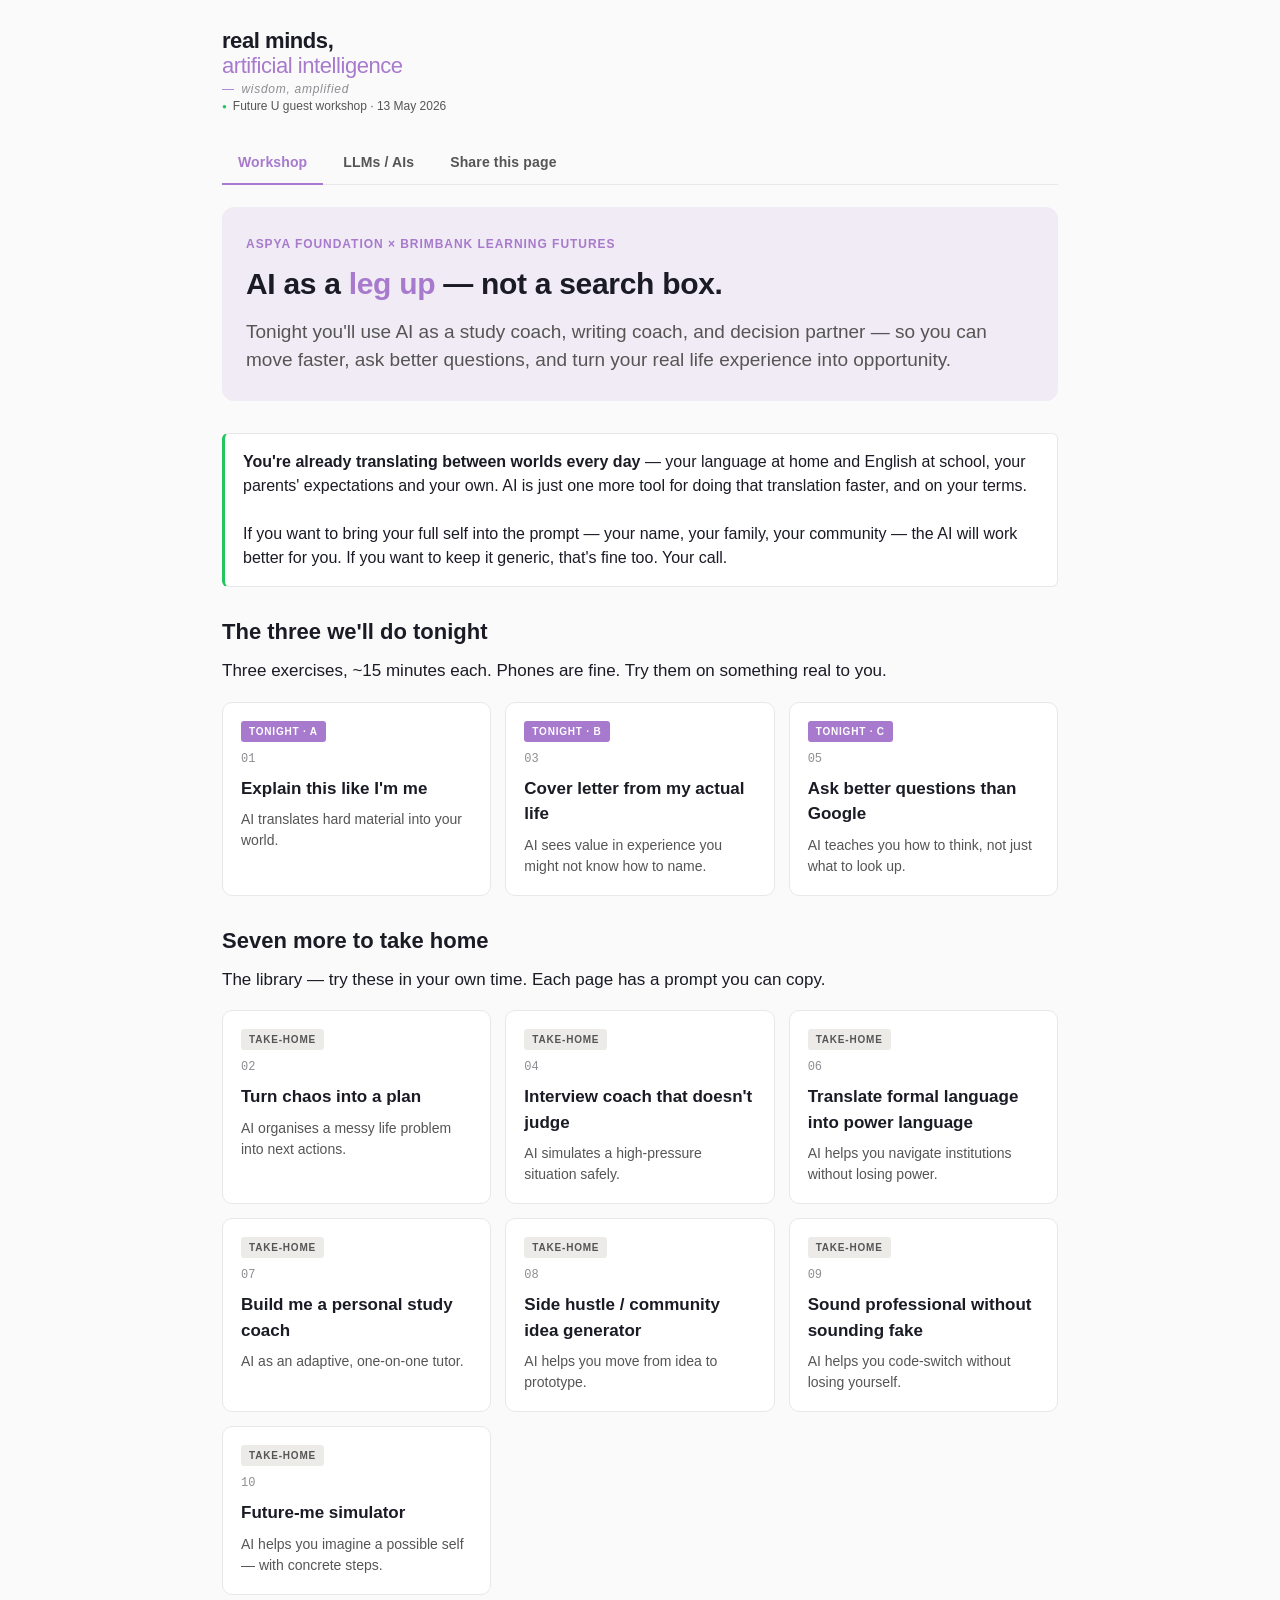
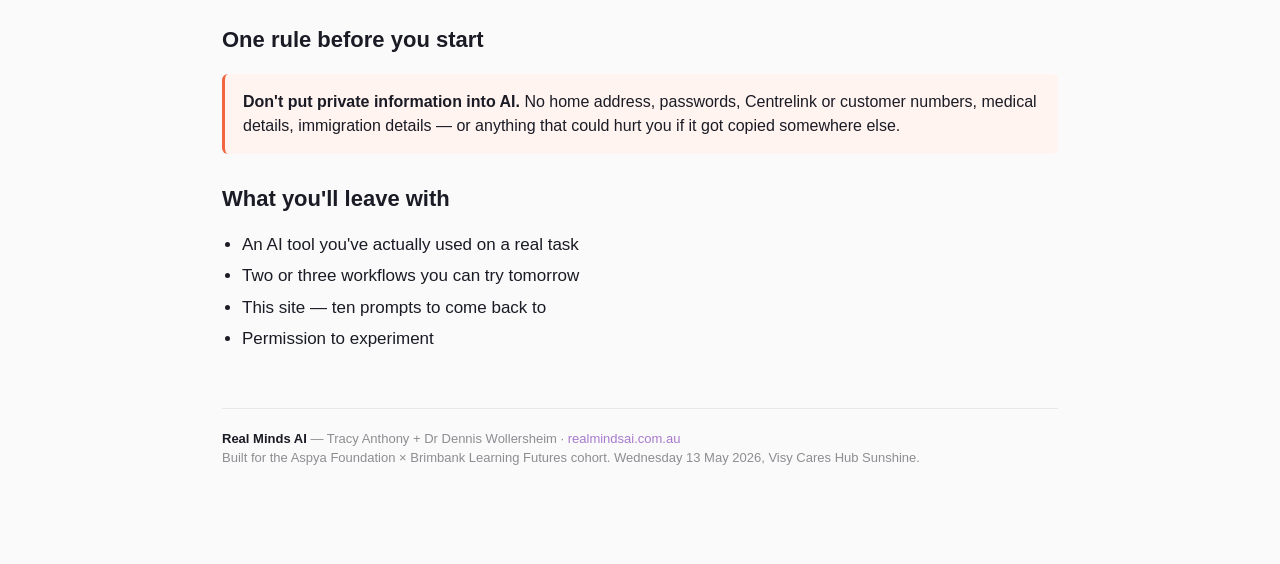
<file: docs/index.html>
<!DOCTYPE html>
<html lang="en">
<head>
<meta charset="utf-8">
<meta name="viewport" content="width=device-width, initial-scale=1">
<title>Future U × Real Minds AI — Wisdom, Amplified</title>
<meta name="description" content="Ten AI prompts to use as a study coach, writing coach, and decision partner. Aspya Foundation × Real Minds AI — 13 May 2026.">
<link rel="stylesheet" href="css/style.css">
</head>
<body>
<div class="container">

  <div class="wordmark">
    <div class="line1">real minds,</div>
    <div class="line2">artificial intelligence</div>
    <div class="tag"><span class="dash">—</span>&ensp;wisdom, amplified</div>
    <div class="dot"><span class="green">●</span>&ensp;Future U guest workshop · 13 May 2026</div>
  </div>

  <nav class="tabs">
    <a class="active" href="index.html">Workshop</a>
    <a href="other-ais.html">LLMs / AIs</a>
    <a href="share.html">Share this page</a>
  </nav>

  <div class="hero">
    <div class="eyebrow">Aspya Foundation × Brimbank Learning Futures</div>
    <h1>AI as a <span class="accent">leg up</span> — not a search box.</h1>
    <p class="lede" style="margin-bottom:0;">Tonight you'll use AI as a study coach, writing coach, and decision partner — so you can move faster, ask better questions, and turn your real life experience into opportunity.</p>
  </div>

  <div class="callout invitation">
    <strong>You're already translating between worlds every day</strong> — your language at home and English at school, your parents' expectations and your own. AI is just one more tool for doing that translation faster, and on your terms.
    <br><br>
    If you want to bring your full self into the prompt — your name, your family, your community — the AI will work better for you. If you want to keep it generic, that's fine too. Your call.
  </div>

  <h2>The three we'll do tonight</h2>
  <p>Three exercises, ~15 minutes each. Phones are fine. Try them on something real to you.</p>

  <div class="grid">
    <a class="card" href="exercises/01-explain-like-me.html">
      <span class="badge">Tonight · A</span>
      <span class="num">01</span>
      <h3>Explain this like I'm me</h3>
      <p class="moment">AI translates hard material into your world.</p>
    </a>
    <a class="card" href="exercises/03-cover-letter.html">
      <span class="badge">Tonight · B</span>
      <span class="num">03</span>
      <h3>Cover letter from my actual life</h3>
      <p class="moment">AI sees value in experience you might not know how to name.</p>
    </a>
    <a class="card" href="exercises/05-better-questions.html">
      <span class="badge">Tonight · C</span>
      <span class="num">05</span>
      <h3>Ask better questions than Google</h3>
      <p class="moment">AI teaches you how to think, not just what to look up.</p>
    </a>
  </div>

  <h2>Seven more to take home</h2>
  <p>The library — try these in your own time. Each page has a prompt you can copy.</p>

  <div class="grid">
    <a class="card" href="exercises/02-chaos-to-plan.html">
      <span class="badge takehome">Take-home</span>
      <span class="num">02</span>
      <h3>Turn chaos into a plan</h3>
      <p class="moment">AI organises a messy life problem into next actions.</p>
    </a>
    <a class="card" href="exercises/04-interview-coach.html">
      <span class="badge takehome">Take-home</span>
      <span class="num">04</span>
      <h3>Interview coach that doesn't judge</h3>
      <p class="moment">AI simulates a high-pressure situation safely.</p>
    </a>
    <a class="card" href="exercises/06-translate-institutions.html">
      <span class="badge takehome">Take-home</span>
      <span class="num">06</span>
      <h3>Translate formal language into power language</h3>
      <p class="moment">AI helps you navigate institutions without losing power.</p>
    </a>
    <a class="card" href="exercises/07-study-coach.html">
      <span class="badge takehome">Take-home</span>
      <span class="num">07</span>
      <h3>Build me a personal study coach</h3>
      <p class="moment">AI as an adaptive, one-on-one tutor.</p>
    </a>
    <a class="card" href="exercises/08-side-hustle.html">
      <span class="badge takehome">Take-home</span>
      <span class="num">08</span>
      <h3>Side hustle / community idea generator</h3>
      <p class="moment">AI helps you move from idea to prototype.</p>
    </a>
    <a class="card" href="exercises/09-voice-tuner.html">
      <span class="badge takehome">Take-home</span>
      <span class="num">09</span>
      <h3>Sound professional without sounding fake</h3>
      <p class="moment">AI helps you code-switch without losing yourself.</p>
    </a>
    <a class="card" href="exercises/10-future-me.html">
      <span class="badge takehome">Take-home</span>
      <span class="num">10</span>
      <h3>Future-me simulator</h3>
      <p class="moment">AI helps you imagine a possible self — with concrete steps.</p>
    </a>
  </div>

  <h2>One rule before you start</h2>
  <div class="callout safety">
    <strong>Don't put private information into AI.</strong> No home address, passwords, Centrelink or customer numbers, medical details, immigration details — or anything that could hurt you if it got copied somewhere else.
  </div>

  <h2>What you'll leave with</h2>
  <ul class="clean">
    <li>An AI tool you've actually used on a real task</li>
    <li>Two or three workflows you can try tomorrow</li>
    <li>This site — ten prompts to come back to</li>
    <li>Permission to experiment</li>
  </ul>

  <footer>
    <strong style="color:var(--black);">Real Minds AI</strong> — Tracy Anthony + Dr Dennis Wollersheim · <a href="https://realmindsai.com.au">realmindsai.com.au</a><br>
    Built for the Aspya Foundation × Brimbank Learning Futures cohort. Wednesday 13 May 2026, Visy Cares Hub Sunshine.
  </footer>

</div>
<script src="css/copy.js"></script>
</body>
</html>
</file>
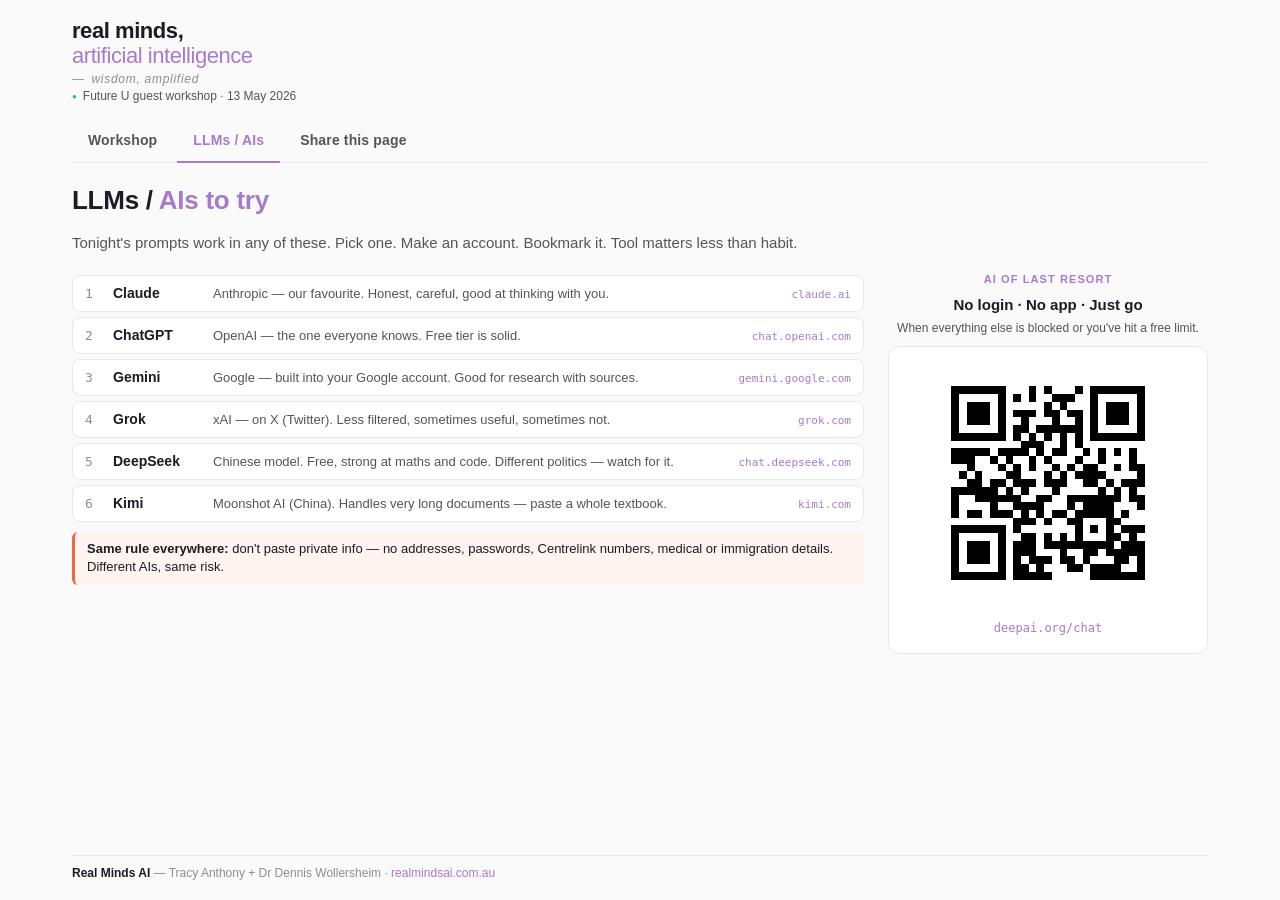
<file: docs/other-ais.html>
<!DOCTYPE html>
<html lang="en">
<head>
<meta charset="utf-8">
<meta name="viewport" content="width=device-width, initial-scale=1">
<title>LLMs / AIs — Future U × Real Minds AI</title>
<link rel="stylesheet" href="css/style.css">
<style>
  /* One-screen layout for this page only */
  html, body { height: 100%; }
  body.fit { overflow: hidden; }
  body.fit .container {
    max-width: 1180px;
    height: 100vh;
    padding: 18px 22px;
    display: flex;
    flex-direction: column;
    gap: 10px;
  }
  body.fit .wordmark { margin-bottom: 6px; }
  body.fit .tabs { margin: 0 0 8px; }
  body.fit h1 { font-size: 26px; margin: 0; }
  body.fit .lede { font-size: 15px; margin: 2px 0 8px; line-height: 1.4; }
  body.fit footer { margin-top: auto; padding-top: 8px; font-size: 12px; }

  .two-col {
    display: grid;
    grid-template-columns: 1fr 320px;
    gap: 24px;
    align-items: start;
    flex: 1;
    min-height: 0;
  }
  .two-col .left { min-width: 0; }
  .two-col .right { position: sticky; top: 0; }

  body.fit .ai-list { margin: 4px 0 10px; }
  body.fit .ai-list li {
    padding: 7px 12px;
    margin-bottom: 5px;
    font-size: 14px;
    gap: 10px;
  }
  body.fit .ai-list .name { min-width: 90px; font-size: 14px; }
  body.fit .ai-list .vendor { font-size: 13px; line-height: 1.35; }
  body.fit .ai-list .url { font-size: 11px; }

  body.fit .callout.safety {
    padding: 8px 12px;
    margin: 6px 0 0;
    font-size: 13px;
    line-height: 1.4;
  }

  .right .fallback-label {
    font-size: 11px;
    font-weight: 700;
    text-transform: uppercase;
    letter-spacing: 0.1em;
    color: var(--purple);
    margin-bottom: 6px;
    text-align: center;
  }
  .right .fallback-title {
    font-size: 15px;
    font-weight: 700;
    color: var(--black);
    text-align: center;
    margin-bottom: 4px;
  }
  .right .fallback-sub {
    font-size: 12px;
    color: var(--text-sec);
    text-align: center;
    margin-bottom: 10px;
    line-height: 1.35;
  }
  body.fit .qr-block {
    padding: 16px 14px;
    margin: 0;
  }
  body.fit .qr-block img {
    width: 240px;
    height: 240px;
    border-width: 8px;
  }
  body.fit .qr-block .url { font-size: 12px; margin-top: 8px; }

  @media (max-width: 820px) {
    body.fit { overflow: auto; }
    body.fit .container { height: auto; }
    .two-col { grid-template-columns: 1fr; }
    body.fit .qr-block img { width: 200px; height: 200px; }
  }
</style>
</head>
<body class="fit">
<div class="container">

  <div class="wordmark">
    <div class="line1">real minds,</div>
    <div class="line2">artificial intelligence</div>
    <div class="tag"><span class="dash">—</span>&ensp;wisdom, amplified</div>
    <div class="dot"><span class="green">●</span>&ensp;Future U guest workshop · 13 May 2026</div>
  </div>

  <nav class="tabs">
    <a href="index.html">Workshop</a>
    <a class="active" href="other-ais.html">LLMs / AIs</a>
    <a href="share.html">Share this page</a>
  </nav>

  <h1>LLMs / <span class="accent">AIs to try</span></h1>
  <p class="lede">Tonight's prompts work in any of these. Pick one. Make an account. Bookmark it. Tool matters less than habit.</p>

  <div class="two-col">
    <div class="left">
      <ol class="ai-list">
        <li>
          <span class="name">Claude</span>
          <span class="vendor">Anthropic — our favourite. Honest, careful, good at thinking with you.</span>
          <span class="url"><a href="https://claude.ai">claude.ai</a></span>
        </li>
        <li>
          <span class="name">ChatGPT</span>
          <span class="vendor">OpenAI — the one everyone knows. Free tier is solid.</span>
          <span class="url"><a href="https://chat.openai.com">chat.openai.com</a></span>
        </li>
        <li>
          <span class="name">Gemini</span>
          <span class="vendor">Google — built into your Google account. Good for research with sources.</span>
          <span class="url"><a href="https://gemini.google.com">gemini.google.com</a></span>
        </li>
        <li>
          <span class="name">Grok</span>
          <span class="vendor">xAI — on X (Twitter). Less filtered, sometimes useful, sometimes not.</span>
          <span class="url"><a href="https://grok.com">grok.com</a></span>
        </li>
        <li>
          <span class="name">DeepSeek</span>
          <span class="vendor">Chinese model. Free, strong at maths and code. Different politics — watch for it.</span>
          <span class="url"><a href="https://chat.deepseek.com">chat.deepseek.com</a></span>
        </li>
        <li>
          <span class="name">Kimi</span>
          <span class="vendor">Moonshot AI (China). Handles very long documents — paste a whole textbook.</span>
          <span class="url"><a href="https://kimi.com">kimi.com</a></span>
        </li>
      </ol>

      <div class="callout safety">
        <strong>Same rule everywhere:</strong> don't paste private info — no addresses, passwords, Centrelink numbers, medical or immigration details. Different AIs, same risk.
      </div>
    </div>

    <aside class="right">
      <div class="fallback-label">AI of last resort</div>
      <div class="fallback-title">No login · No app · Just go</div>
      <div class="fallback-sub">When everything else is blocked or you've hit a free limit.</div>
      <div class="qr-block">
        <img src="assets/qr-deepai.png" alt="QR code for deepai.org/chat">
        <div class="url"><a href="https://deepai.org/chat">deepai.org/chat</a></div>
      </div>
    </aside>
  </div>

  <footer>
    <strong style="color:var(--black);">Real Minds AI</strong> — Tracy Anthony + Dr Dennis Wollersheim · <a href="https://realmindsai.com.au">realmindsai.com.au</a>
  </footer>
</div>
</body>
</html>
</file>
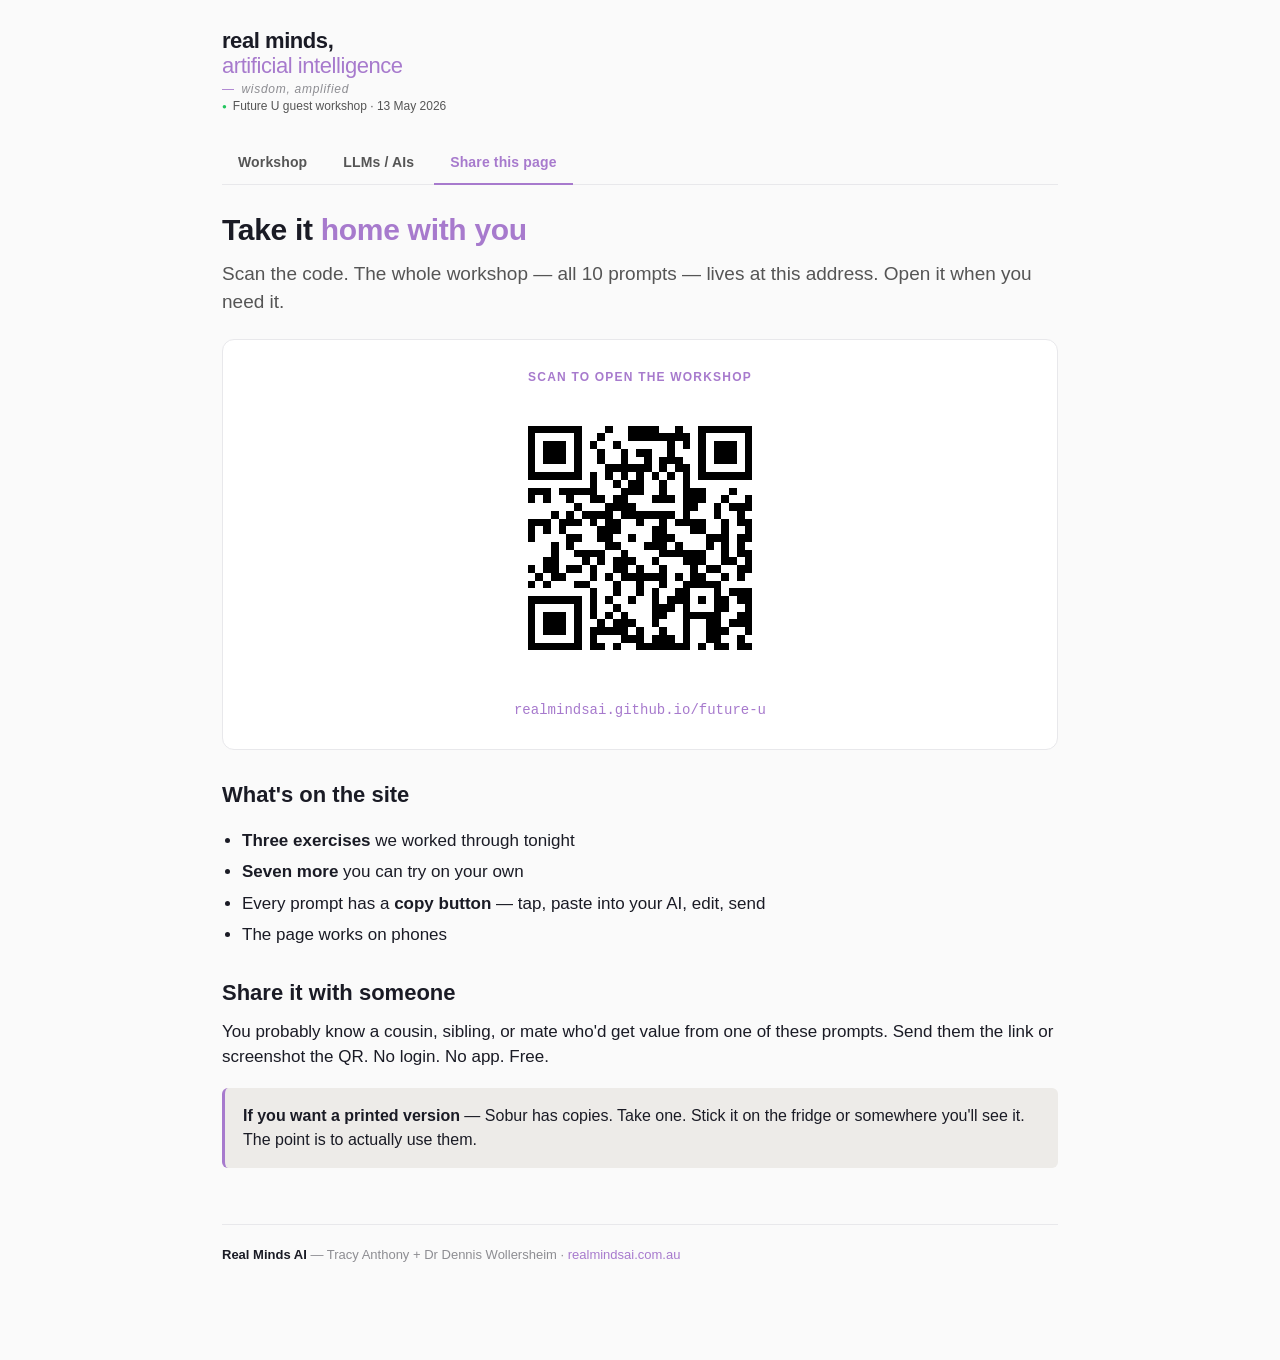
<file: docs/share.html>
<!DOCTYPE html>
<html lang="en">
<head>
<meta charset="utf-8">
<meta name="viewport" content="width=device-width, initial-scale=1">
<title>Share this page — Future U × Real Minds AI</title>
<link rel="stylesheet" href="css/style.css">
</head>
<body>
<div class="container">

  <div class="wordmark">
    <div class="line1">real minds,</div>
    <div class="line2">artificial intelligence</div>
    <div class="tag"><span class="dash">—</span>&ensp;wisdom, amplified</div>
    <div class="dot"><span class="green">●</span>&ensp;Future U guest workshop · 13 May 2026</div>
  </div>

  <nav class="tabs">
    <a href="index.html">Workshop</a>
    <a href="other-ais.html">LLMs / AIs</a>
    <a class="active" href="share.html">Share this page</a>
  </nav>

  <h1>Take it <span class="accent">home with you</span></h1>
  <p class="lede">Scan the code. The whole workshop — all 10 prompts — lives at this address. Open it when you need it.</p>

  <div class="qr-block">
    <div class="label">Scan to open the workshop</div>
    <img src="assets/qr-site.png" alt="QR code for the Future U workshop site">
    <div class="url"><a href="https://realmindsai.github.io/future-u/">realmindsai.github.io/future-u</a></div>
  </div>

  <h2>What's on the site</h2>
  <ul class="clean">
    <li><strong>Three exercises</strong> we worked through tonight</li>
    <li><strong>Seven more</strong> you can try on your own</li>
    <li>Every prompt has a <strong>copy button</strong> — tap, paste into your AI, edit, send</li>
    <li>The page works on phones</li>
  </ul>

  <h2>Share it with someone</h2>
  <p>You probably know a cousin, sibling, or mate who'd get value from one of these prompts. Send them the link or screenshot the QR. No login. No app. Free.</p>

  <div class="callout">
    <strong>If you want a printed version</strong> — Sobur has copies. Take one. Stick it on the fridge or somewhere you'll see it. The point is to actually use them.
  </div>

  <footer>
    <strong style="color:var(--black);">Real Minds AI</strong> — Tracy Anthony + Dr Dennis Wollersheim · <a href="https://realmindsai.com.au">realmindsai.com.au</a>
  </footer>
</div>
</body>
</html>
</file>
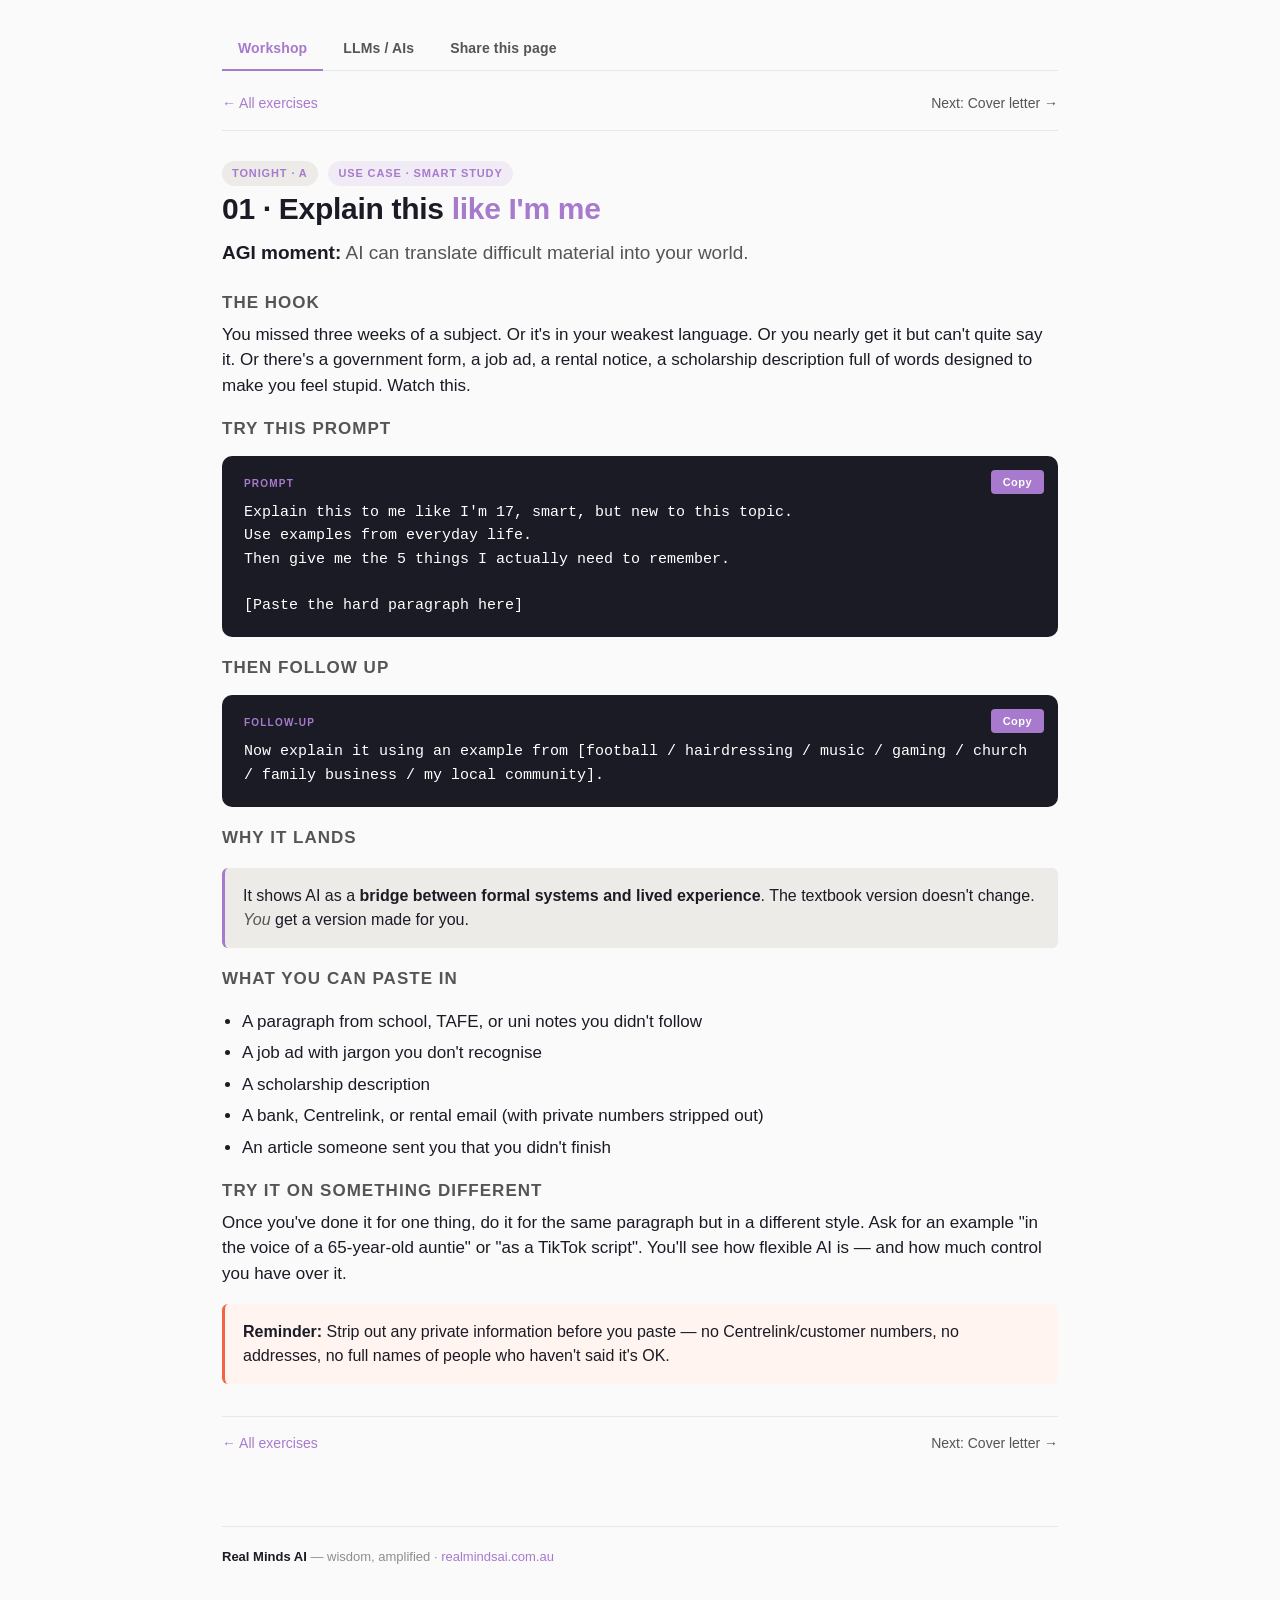
<file: docs/exercises/01-explain-like-me.html>
<!DOCTYPE html>
<html lang="en">
<head>
<meta charset="utf-8">
<meta name="viewport" content="width=device-width, initial-scale=1">
<title>01 · Explain this like I'm me — Future U</title>
<link rel="stylesheet" href="../css/style.css">
</head>
<body>
<div class="container">

  <nav class="tabs">
    <a class="active" href="../index.html">Workshop</a>
    <a href="../other-ais.html">LLMs / AIs</a>
    <a href="../share.html">Share this page</a>
  </nav>

  <div class="topnav">
    <a class="back" href="../index.html">← All exercises</a>
    <a href="03-cover-letter.html">Next: Cover letter →</a>
  </div>

  <span class="pill">Tonight · A</span>
  <span class="pill" style="background:var(--purple-light);color:var(--purple);">Use case · Smart study</span>

  <h1>01 · Explain this <span class="accent">like I'm me</span></h1>
  <p class="lede"><strong>AGI moment:</strong> AI can translate difficult material into your world.</p>

  <h3>The hook</h3>
  <p>You missed three weeks of a subject. Or it's in your weakest language. Or you nearly get it but can't quite say it. Or there's a government form, a job ad, a rental notice, a scholarship description full of words designed to make you feel stupid. Watch this.</p>

  <h3>Try this prompt</h3>
  <div class="prompt" data-prompt="Explain this to me like I'm 17, smart, but new to this topic.
Use examples from everyday life.
Then give me the 5 things I actually need to remember.

[Paste the hard paragraph here]">Explain this to me like I'm 17, smart, but new to this topic.
Use examples from everyday life.
Then give me the 5 things I actually need to remember.

[Paste the hard paragraph here]<button class="copy">Copy</button></div>

  <h3>Then follow up</h3>
  <div class="prompt followup" data-prompt="Now explain it using an example from [football / hairdressing / music / gaming / church / family business / my local community].">Now explain it using an example from [football / hairdressing / music / gaming / church / family business / my local community].<button class="copy">Copy</button></div>

  <h3>Why it lands</h3>
  <div class="callout">
    It shows AI as a <strong>bridge between formal systems and lived experience</strong>. The textbook version doesn't change. <em>You</em> get a version made for you.
  </div>

  <h3>What you can paste in</h3>
  <ul class="clean">
    <li>A paragraph from school, TAFE, or uni notes you didn't follow</li>
    <li>A job ad with jargon you don't recognise</li>
    <li>A scholarship description</li>
    <li>A bank, Centrelink, or rental email (with private numbers stripped out)</li>
    <li>An article someone sent you that you didn't finish</li>
  </ul>

  <h3>Try it on something different</h3>
  <p>Once you've done it for one thing, do it for the same paragraph but in a different style. Ask for an example "in the voice of a 65-year-old auntie" or "as a TikTok script". You'll see how flexible AI is — and how much control you have over it.</p>

  <div class="callout safety">
    <strong>Reminder:</strong> Strip out any private information before you paste — no Centrelink/customer numbers, no addresses, no full names of people who haven't said it's OK.
  </div>

  <div class="topnav" style="margin-top:32px;border-top:1px solid var(--border);border-bottom:none;padding-top:16px;">
    <a class="back" href="../index.html">← All exercises</a>
    <a href="03-cover-letter.html">Next: Cover letter →</a>
  </div>

  <footer>
    <strong style="color:var(--black);">Real Minds AI</strong> — wisdom, amplified · <a href="https://realmindsai.com.au">realmindsai.com.au</a>
  </footer>
</div>
<script src="../css/copy.js"></script>
</body>
</html>
</file>
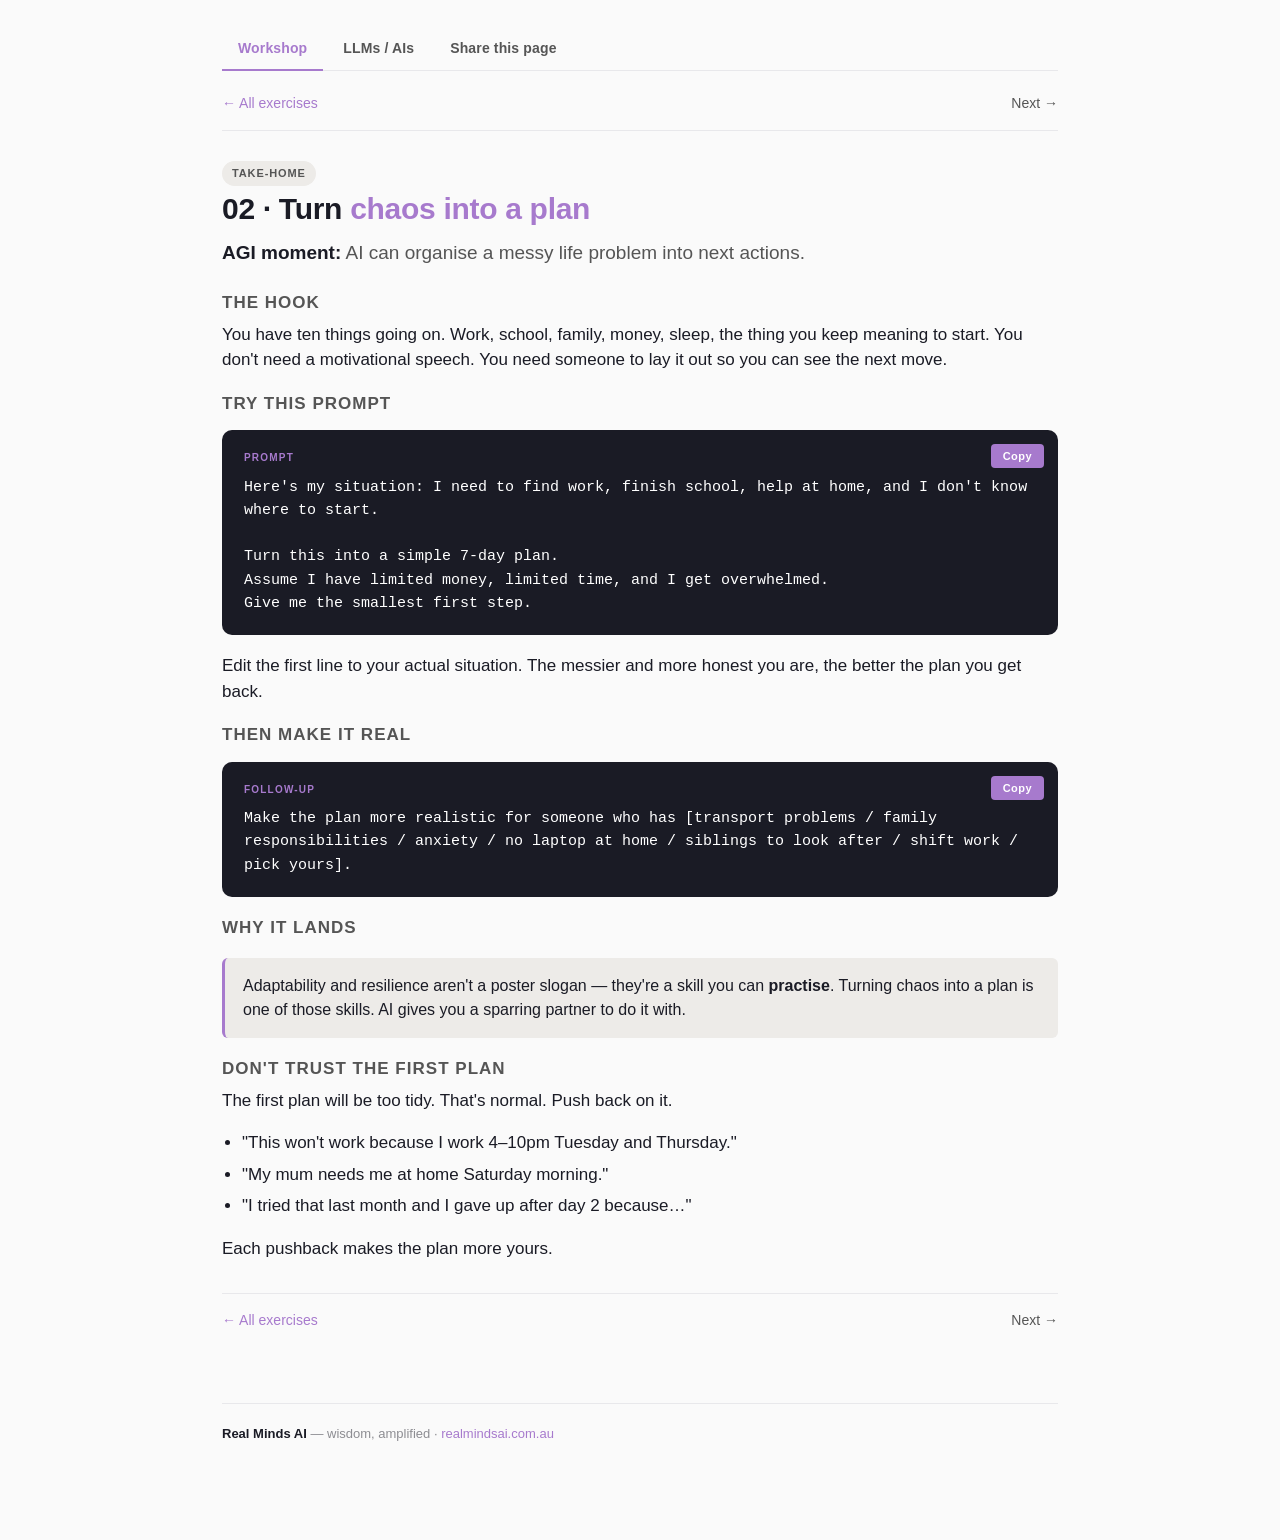
<file: docs/exercises/02-chaos-to-plan.html>
<!DOCTYPE html>
<html lang="en">
<head>
<meta charset="utf-8">
<meta name="viewport" content="width=device-width, initial-scale=1">
<title>02 · Turn chaos into a plan — Future U</title>
<link rel="stylesheet" href="../css/style.css">
</head>
<body>
<div class="container">

  <nav class="tabs">
    <a class="active" href="../index.html">Workshop</a>
    <a href="../other-ais.html">LLMs / AIs</a>
    <a href="../share.html">Share this page</a>
  </nav>

  <div class="topnav">
    <a class="back" href="../index.html">← All exercises</a>
    <a href="03-cover-letter.html">Next →</a>
  </div>

  <span class="pill" style="background:var(--stone);color:var(--text-sec);">Take-home</span>

  <h1>02 · Turn <span class="accent">chaos into a plan</span></h1>
  <p class="lede"><strong>AGI moment:</strong> AI can organise a messy life problem into next actions.</p>

  <h3>The hook</h3>
  <p>You have ten things going on. Work, school, family, money, sleep, the thing you keep meaning to start. You don't need a motivational speech. You need someone to lay it out so you can see the next move.</p>

  <h3>Try this prompt</h3>
  <div class="prompt" data-prompt="Here's my situation: I need to find work, finish school, help at home, and I don't know where to start.

Turn this into a simple 7-day plan.
Assume I have limited money, limited time, and I get overwhelmed.
Give me the smallest first step.">Here's my situation: I need to find work, finish school, help at home, and I don't know where to start.

Turn this into a simple 7-day plan.
Assume I have limited money, limited time, and I get overwhelmed.
Give me the smallest first step.<button class="copy">Copy</button></div>

  <p>Edit the first line to your actual situation. The messier and more honest you are, the better the plan you get back.</p>

  <h3>Then make it real</h3>
  <div class="prompt followup" data-prompt="Make the plan more realistic for someone who has [transport problems / family responsibilities / anxiety / no laptop at home / siblings to look after / shift work / pick yours].">Make the plan more realistic for someone who has [transport problems / family responsibilities / anxiety / no laptop at home / siblings to look after / shift work / pick yours].<button class="copy">Copy</button></div>

  <h3>Why it lands</h3>
  <div class="callout">
    Adaptability and resilience aren't a poster slogan — they're a skill you can <strong>practise</strong>. Turning chaos into a plan is one of those skills. AI gives you a sparring partner to do it with.
  </div>

  <h3>Don't trust the first plan</h3>
  <p>The first plan will be too tidy. That's normal. Push back on it.</p>
  <ul class="clean">
    <li>"This won't work because I work 4–10pm Tuesday and Thursday."</li>
    <li>"My mum needs me at home Saturday morning."</li>
    <li>"I tried that last month and I gave up after day 2 because…"</li>
  </ul>
  <p>Each pushback makes the plan more yours.</p>

  <div class="topnav" style="margin-top:32px;border-top:1px solid var(--border);border-bottom:none;padding-top:16px;">
    <a class="back" href="../index.html">← All exercises</a>
    <a href="03-cover-letter.html">Next →</a>
  </div>

  <footer>
    <strong style="color:var(--black);">Real Minds AI</strong> — wisdom, amplified · <a href="https://realmindsai.com.au">realmindsai.com.au</a>
  </footer>
</div>
<script src="../css/copy.js"></script>
</body>
</html>
</file>
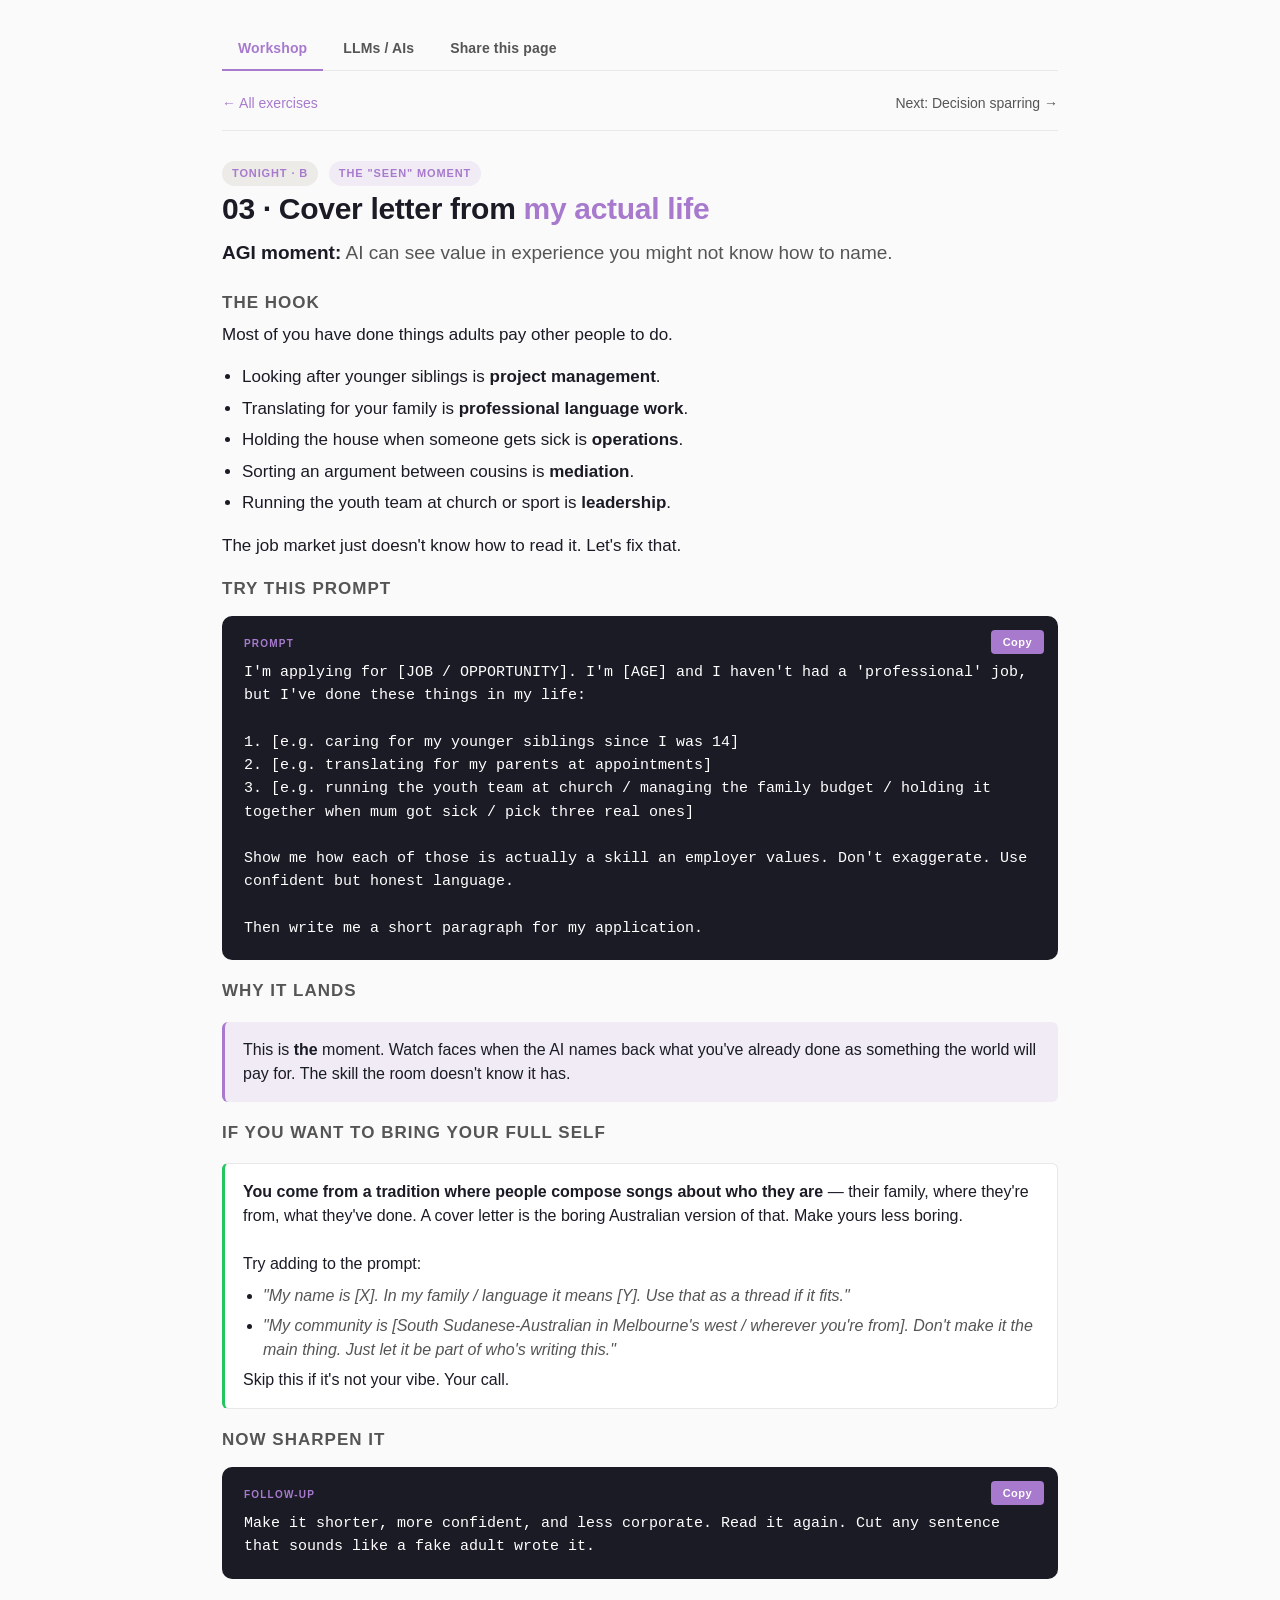
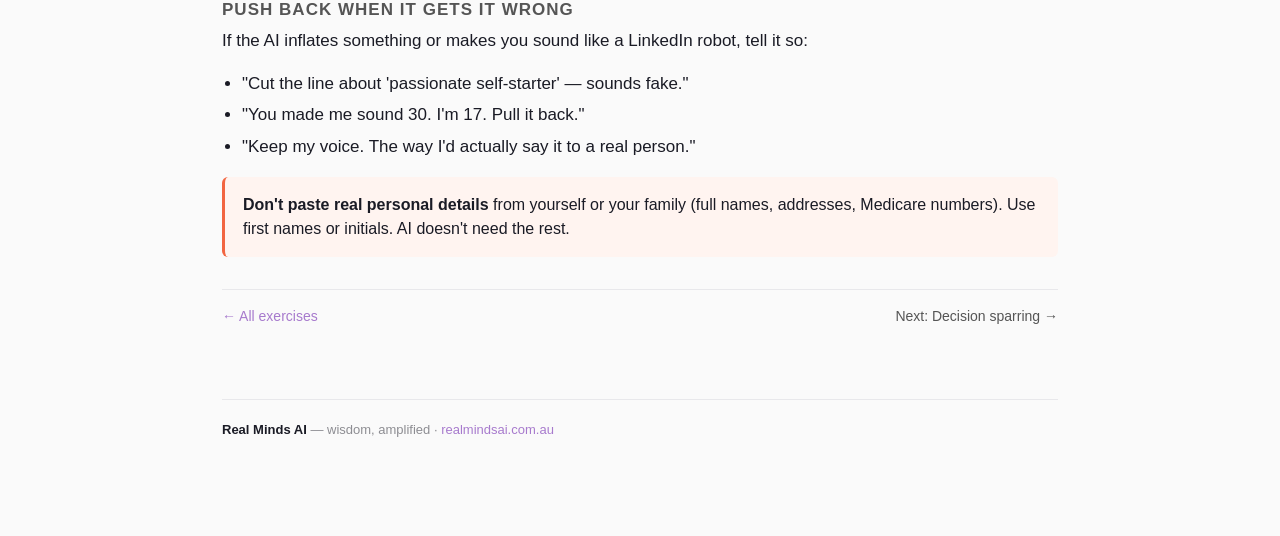
<file: docs/exercises/03-cover-letter.html>
<!DOCTYPE html>
<html lang="en">
<head>
<meta charset="utf-8">
<meta name="viewport" content="width=device-width, initial-scale=1">
<title>03 · Cover letter from my actual life — Future U</title>
<link rel="stylesheet" href="../css/style.css">
</head>
<body>
<div class="container">

  <nav class="tabs">
    <a class="active" href="../index.html">Workshop</a>
    <a href="../other-ais.html">LLMs / AIs</a>
    <a href="../share.html">Share this page</a>
  </nav>

  <div class="topnav">
    <a class="back" href="../index.html">← All exercises</a>
    <a href="05-better-questions.html">Next: Decision sparring →</a>
  </div>

  <span class="pill">Tonight · B</span>
  <span class="pill" style="background:var(--purple-light);color:var(--purple);">The "seen" moment</span>

  <h1>03 · Cover letter from <span class="accent">my actual life</span></h1>
  <p class="lede"><strong>AGI moment:</strong> AI can see value in experience you might not know how to name.</p>

  <h3>The hook</h3>
  <p>Most of you have done things adults pay other people to do.</p>
  <ul class="clean">
    <li>Looking after younger siblings is <strong>project management</strong>.</li>
    <li>Translating for your family is <strong>professional language work</strong>.</li>
    <li>Holding the house when someone gets sick is <strong>operations</strong>.</li>
    <li>Sorting an argument between cousins is <strong>mediation</strong>.</li>
    <li>Running the youth team at church or sport is <strong>leadership</strong>.</li>
  </ul>
  <p>The job market just doesn't know how to read it. Let's fix that.</p>

  <h3>Try this prompt</h3>
  <div class="prompt" data-prompt="I'm applying for [JOB / OPPORTUNITY]. I'm [AGE] and I haven't had a 'professional' job, but I've done these things in my life:

1. [e.g. caring for my younger siblings since I was 14]
2. [e.g. translating for my parents at appointments]
3. [e.g. running the youth team at church / managing the family budget / holding it together when mum got sick / pick three real ones]

Show me how each of those is actually a skill an employer values. Don't exaggerate. Use confident but honest language.

Then write me a short paragraph for my application.">I'm applying for [JOB / OPPORTUNITY]. I'm [AGE] and I haven't had a 'professional' job, but I've done these things in my life:

1. [e.g. caring for my younger siblings since I was 14]
2. [e.g. translating for my parents at appointments]
3. [e.g. running the youth team at church / managing the family budget / holding it together when mum got sick / pick three real ones]

Show me how each of those is actually a skill an employer values. Don't exaggerate. Use confident but honest language.

Then write me a short paragraph for my application.<button class="copy">Copy</button></div>

  <h3>Why it lands</h3>
  <div class="callout north-star">
    This is <strong>the</strong> moment. Watch faces when the AI names back what you've already done as something the world will pay for. The skill the room doesn't know it has.
  </div>

  <h3>If you want to bring your full self</h3>
  <div class="callout invitation">
    <strong>You come from a tradition where people compose songs about who they are</strong> — their family, where they're from, what they've done. A cover letter is the boring Australian version of that. Make yours less boring.<br><br>
    Try adding to the prompt:
    <ul class="clean" style="margin-top:8px;margin-bottom:4px;">
      <li><em>"My name is [X]. In my family / language it means [Y]. Use that as a thread if it fits."</em></li>
      <li><em>"My community is [South Sudanese-Australian in Melbourne's west / wherever you're from]. Don't make it the main thing. Just let it be part of who's writing this."</em></li>
    </ul>
    Skip this if it's not your vibe. Your call.
  </div>

  <h3>Now sharpen it</h3>
  <div class="prompt followup" data-prompt="Make it shorter, more confident, and less corporate. Read it again. Cut any sentence that sounds like a fake adult wrote it.">Make it shorter, more confident, and less corporate. Read it again. Cut any sentence that sounds like a fake adult wrote it.<button class="copy">Copy</button></div>

  <h3>Push back when it gets it wrong</h3>
  <p>If the AI inflates something or makes you sound like a LinkedIn robot, tell it so:</p>
  <ul class="clean">
    <li>"Cut the line about 'passionate self-starter' — sounds fake."</li>
    <li>"You made me sound 30. I'm 17. Pull it back."</li>
    <li>"Keep my voice. The way I'd actually say it to a real person."</li>
  </ul>

  <div class="callout safety">
    <strong>Don't paste real personal details</strong> from yourself or your family (full names, addresses, Medicare numbers). Use first names or initials. AI doesn't need the rest.
  </div>

  <div class="topnav" style="margin-top:32px;border-top:1px solid var(--border);border-bottom:none;padding-top:16px;">
    <a class="back" href="../index.html">← All exercises</a>
    <a href="05-better-questions.html">Next: Decision sparring →</a>
  </div>

  <footer>
    <strong style="color:var(--black);">Real Minds AI</strong> — wisdom, amplified · <a href="https://realmindsai.com.au">realmindsai.com.au</a>
  </footer>
</div>
<script src="../css/copy.js"></script>
</body>
</html>
</file>
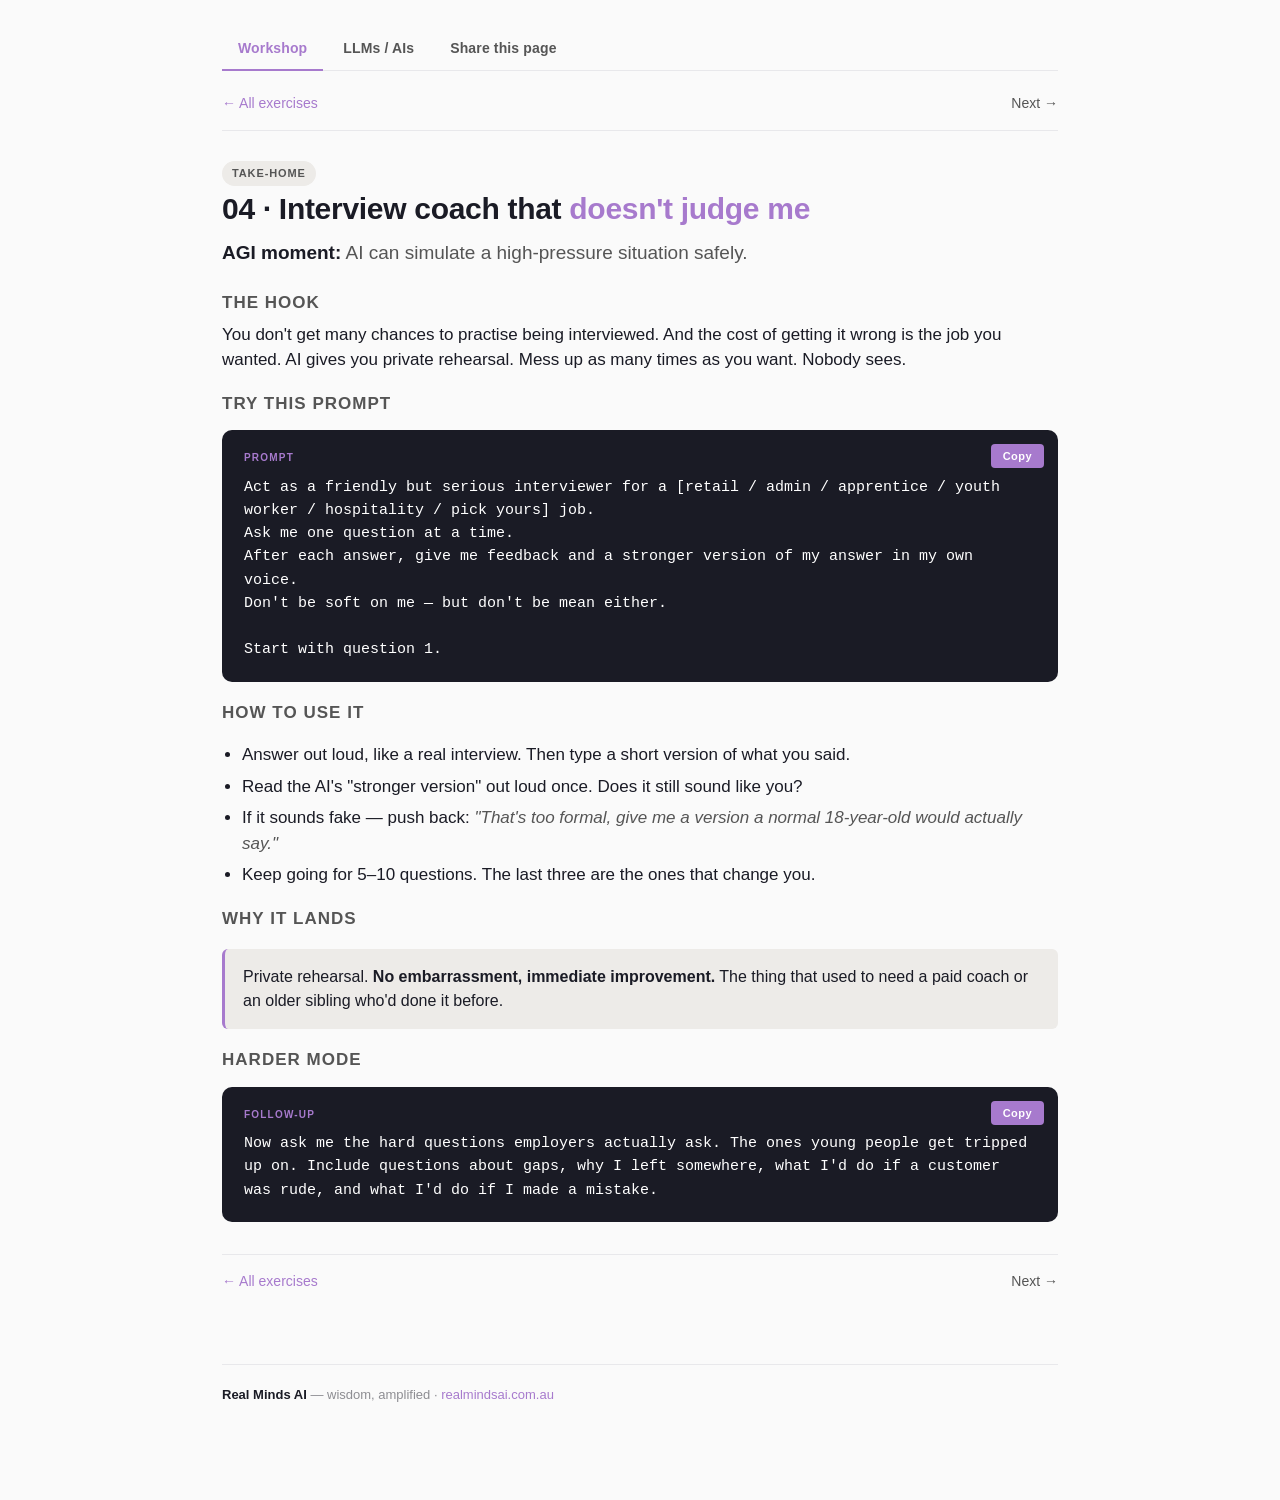
<file: docs/exercises/04-interview-coach.html>
<!DOCTYPE html>
<html lang="en">
<head>
<meta charset="utf-8">
<meta name="viewport" content="width=device-width, initial-scale=1">
<title>04 · Interview coach that doesn't judge — Future U</title>
<link rel="stylesheet" href="../css/style.css">
</head>
<body>
<div class="container">

  <nav class="tabs">
    <a class="active" href="../index.html">Workshop</a>
    <a href="../other-ais.html">LLMs / AIs</a>
    <a href="../share.html">Share this page</a>
  </nav>

  <div class="topnav">
    <a class="back" href="../index.html">← All exercises</a>
    <a href="05-better-questions.html">Next →</a>
  </div>

  <span class="pill" style="background:var(--stone);color:var(--text-sec);">Take-home</span>

  <h1>04 · Interview coach that <span class="accent">doesn't judge me</span></h1>
  <p class="lede"><strong>AGI moment:</strong> AI can simulate a high-pressure situation safely.</p>

  <h3>The hook</h3>
  <p>You don't get many chances to practise being interviewed. And the cost of getting it wrong is the job you wanted. AI gives you private rehearsal. Mess up as many times as you want. Nobody sees.</p>

  <h3>Try this prompt</h3>
  <div class="prompt" data-prompt="Act as a friendly but serious interviewer for a [retail / admin / apprentice / youth worker / hospitality / pick yours] job.
Ask me one question at a time.
After each answer, give me feedback and a stronger version of my answer in my own voice.
Don't be soft on me — but don't be mean either.

Start with question 1.">Act as a friendly but serious interviewer for a [retail / admin / apprentice / youth worker / hospitality / pick yours] job.
Ask me one question at a time.
After each answer, give me feedback and a stronger version of my answer in my own voice.
Don't be soft on me — but don't be mean either.

Start with question 1.<button class="copy">Copy</button></div>

  <h3>How to use it</h3>
  <ul class="clean">
    <li>Answer out loud, like a real interview. Then type a short version of what you said.</li>
    <li>Read the AI's "stronger version" out loud once. Does it still sound like you?</li>
    <li>If it sounds fake — push back: <em>"That's too formal, give me a version a normal 18-year-old would actually say."</em></li>
    <li>Keep going for 5–10 questions. The last three are the ones that change you.</li>
  </ul>

  <h3>Why it lands</h3>
  <div class="callout">
    Private rehearsal. <strong>No embarrassment, immediate improvement.</strong> The thing that used to need a paid coach or an older sibling who'd done it before.
  </div>

  <h3>Harder mode</h3>
  <div class="prompt followup" data-prompt="Now ask me the hard questions employers actually ask. The ones young people get tripped up on. Include questions about gaps, why I left somewhere, what I'd do if a customer was rude, and what I'd do if I made a mistake.">Now ask me the hard questions employers actually ask. The ones young people get tripped up on. Include questions about gaps, why I left somewhere, what I'd do if a customer was rude, and what I'd do if I made a mistake.<button class="copy">Copy</button></div>

  <div class="topnav" style="margin-top:32px;border-top:1px solid var(--border);border-bottom:none;padding-top:16px;">
    <a class="back" href="../index.html">← All exercises</a>
    <a href="05-better-questions.html">Next →</a>
  </div>

  <footer>
    <strong style="color:var(--black);">Real Minds AI</strong> — wisdom, amplified · <a href="https://realmindsai.com.au">realmindsai.com.au</a>
  </footer>
</div>
<script src="../css/copy.js"></script>
</body>
</html>
</file>
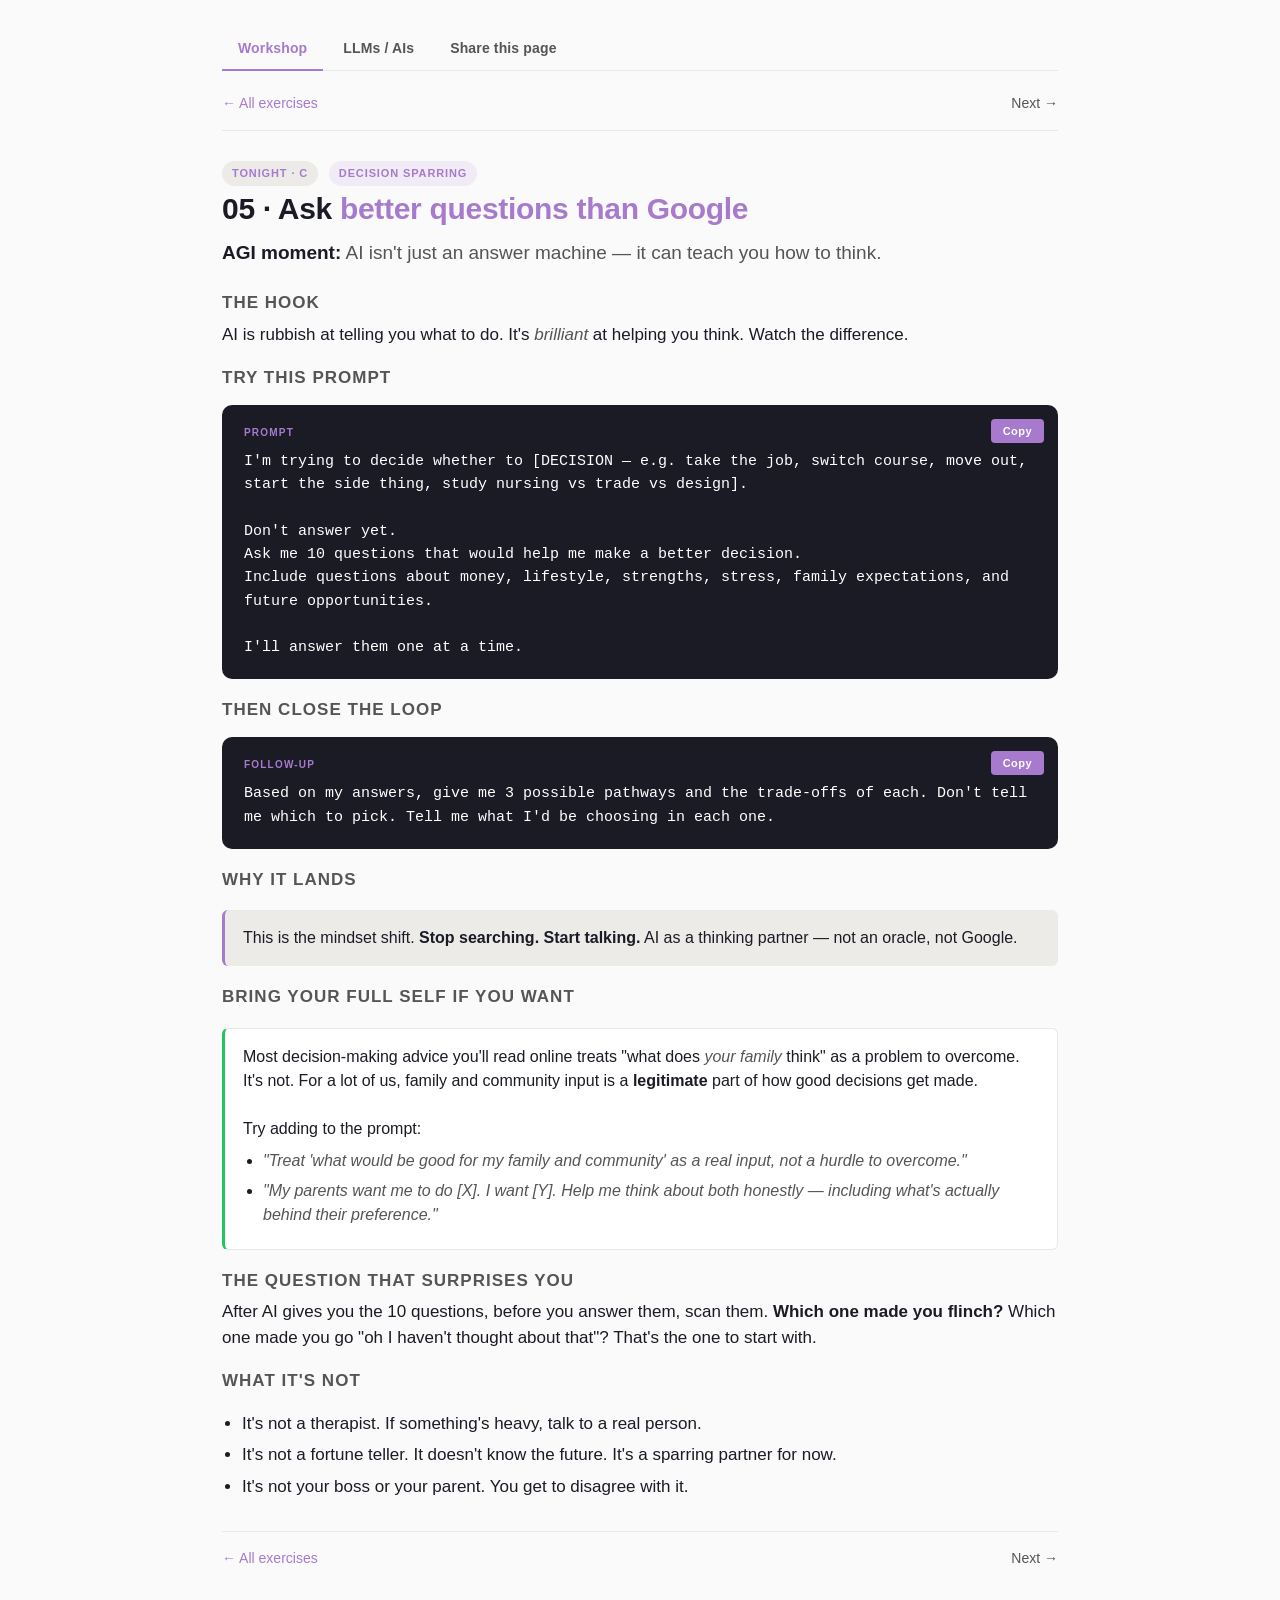
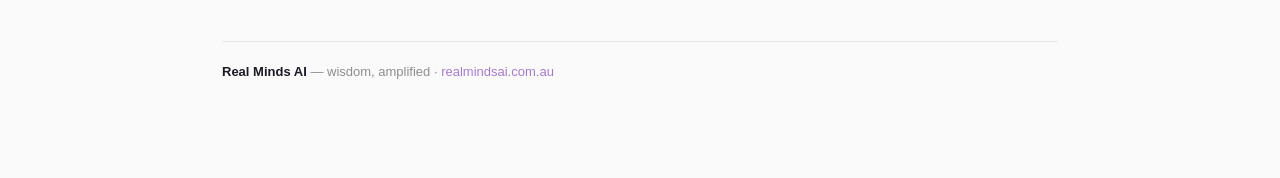
<file: docs/exercises/05-better-questions.html>
<!DOCTYPE html>
<html lang="en">
<head>
<meta charset="utf-8">
<meta name="viewport" content="width=device-width, initial-scale=1">
<title>05 · Ask better questions than Google — Future U</title>
<link rel="stylesheet" href="../css/style.css">
</head>
<body>
<div class="container">

  <nav class="tabs">
    <a class="active" href="../index.html">Workshop</a>
    <a href="../other-ais.html">LLMs / AIs</a>
    <a href="../share.html">Share this page</a>
  </nav>

  <div class="topnav">
    <a class="back" href="../index.html">← All exercises</a>
    <a href="06-translate-institutions.html">Next →</a>
  </div>

  <span class="pill">Tonight · C</span>
  <span class="pill" style="background:var(--purple-light);color:var(--purple);">Decision sparring</span>

  <h1>05 · Ask <span class="accent">better questions than Google</span></h1>
  <p class="lede"><strong>AGI moment:</strong> AI isn't just an answer machine — it can teach you how to think.</p>

  <h3>The hook</h3>
  <p>AI is rubbish at telling you what to do. It's <em>brilliant</em> at helping you think. Watch the difference.</p>

  <h3>Try this prompt</h3>
  <div class="prompt" data-prompt="I'm trying to decide whether to [DECISION — e.g. take the job, switch course, move out, start the side thing, study nursing vs trade vs design].

Don't answer yet.
Ask me 10 questions that would help me make a better decision.
Include questions about money, lifestyle, strengths, stress, family expectations, and future opportunities.

I'll answer them one at a time.">I'm trying to decide whether to [DECISION — e.g. take the job, switch course, move out, start the side thing, study nursing vs trade vs design].

Don't answer yet.
Ask me 10 questions that would help me make a better decision.
Include questions about money, lifestyle, strengths, stress, family expectations, and future opportunities.

I'll answer them one at a time.<button class="copy">Copy</button></div>

  <h3>Then close the loop</h3>
  <div class="prompt followup" data-prompt="Based on my answers, give me 3 possible pathways and the trade-offs of each. Don't tell me which to pick. Tell me what I'd be choosing in each one.">Based on my answers, give me 3 possible pathways and the trade-offs of each. Don't tell me which to pick. Tell me what I'd be choosing in each one.<button class="copy">Copy</button></div>

  <h3>Why it lands</h3>
  <div class="callout">
    This is the mindset shift. <strong>Stop searching. Start talking.</strong> AI as a thinking partner — not an oracle, not Google.
  </div>

  <h3>Bring your full self if you want</h3>
  <div class="callout invitation">
    Most decision-making advice you'll read online treats "what does <em>your family</em> think" as a problem to overcome. It's not. For a lot of us, family and community input is a <strong>legitimate</strong> part of how good decisions get made.<br><br>
    Try adding to the prompt:
    <ul class="clean" style="margin-top:8px;margin-bottom:4px;">
      <li><em>"Treat 'what would be good for my family and community' as a real input, not a hurdle to overcome."</em></li>
      <li><em>"My parents want me to do [X]. I want [Y]. Help me think about both honestly — including what's actually behind their preference."</em></li>
    </ul>
  </div>

  <h3>The question that surprises you</h3>
  <p>After AI gives you the 10 questions, before you answer them, scan them. <strong>Which one made you flinch?</strong> Which one made you go "oh I haven't thought about that"? That's the one to start with.</p>

  <h3>What it's not</h3>
  <ul class="clean">
    <li>It's not a therapist. If something's heavy, talk to a real person.</li>
    <li>It's not a fortune teller. It doesn't know the future. It's a sparring partner for now.</li>
    <li>It's not your boss or your parent. You get to disagree with it.</li>
  </ul>

  <div class="topnav" style="margin-top:32px;border-top:1px solid var(--border);border-bottom:none;padding-top:16px;">
    <a class="back" href="../index.html">← All exercises</a>
    <a href="06-translate-institutions.html">Next →</a>
  </div>

  <footer>
    <strong style="color:var(--black);">Real Minds AI</strong> — wisdom, amplified · <a href="https://realmindsai.com.au">realmindsai.com.au</a>
  </footer>
</div>
<script src="../css/copy.js"></script>
</body>
</html>
</file>
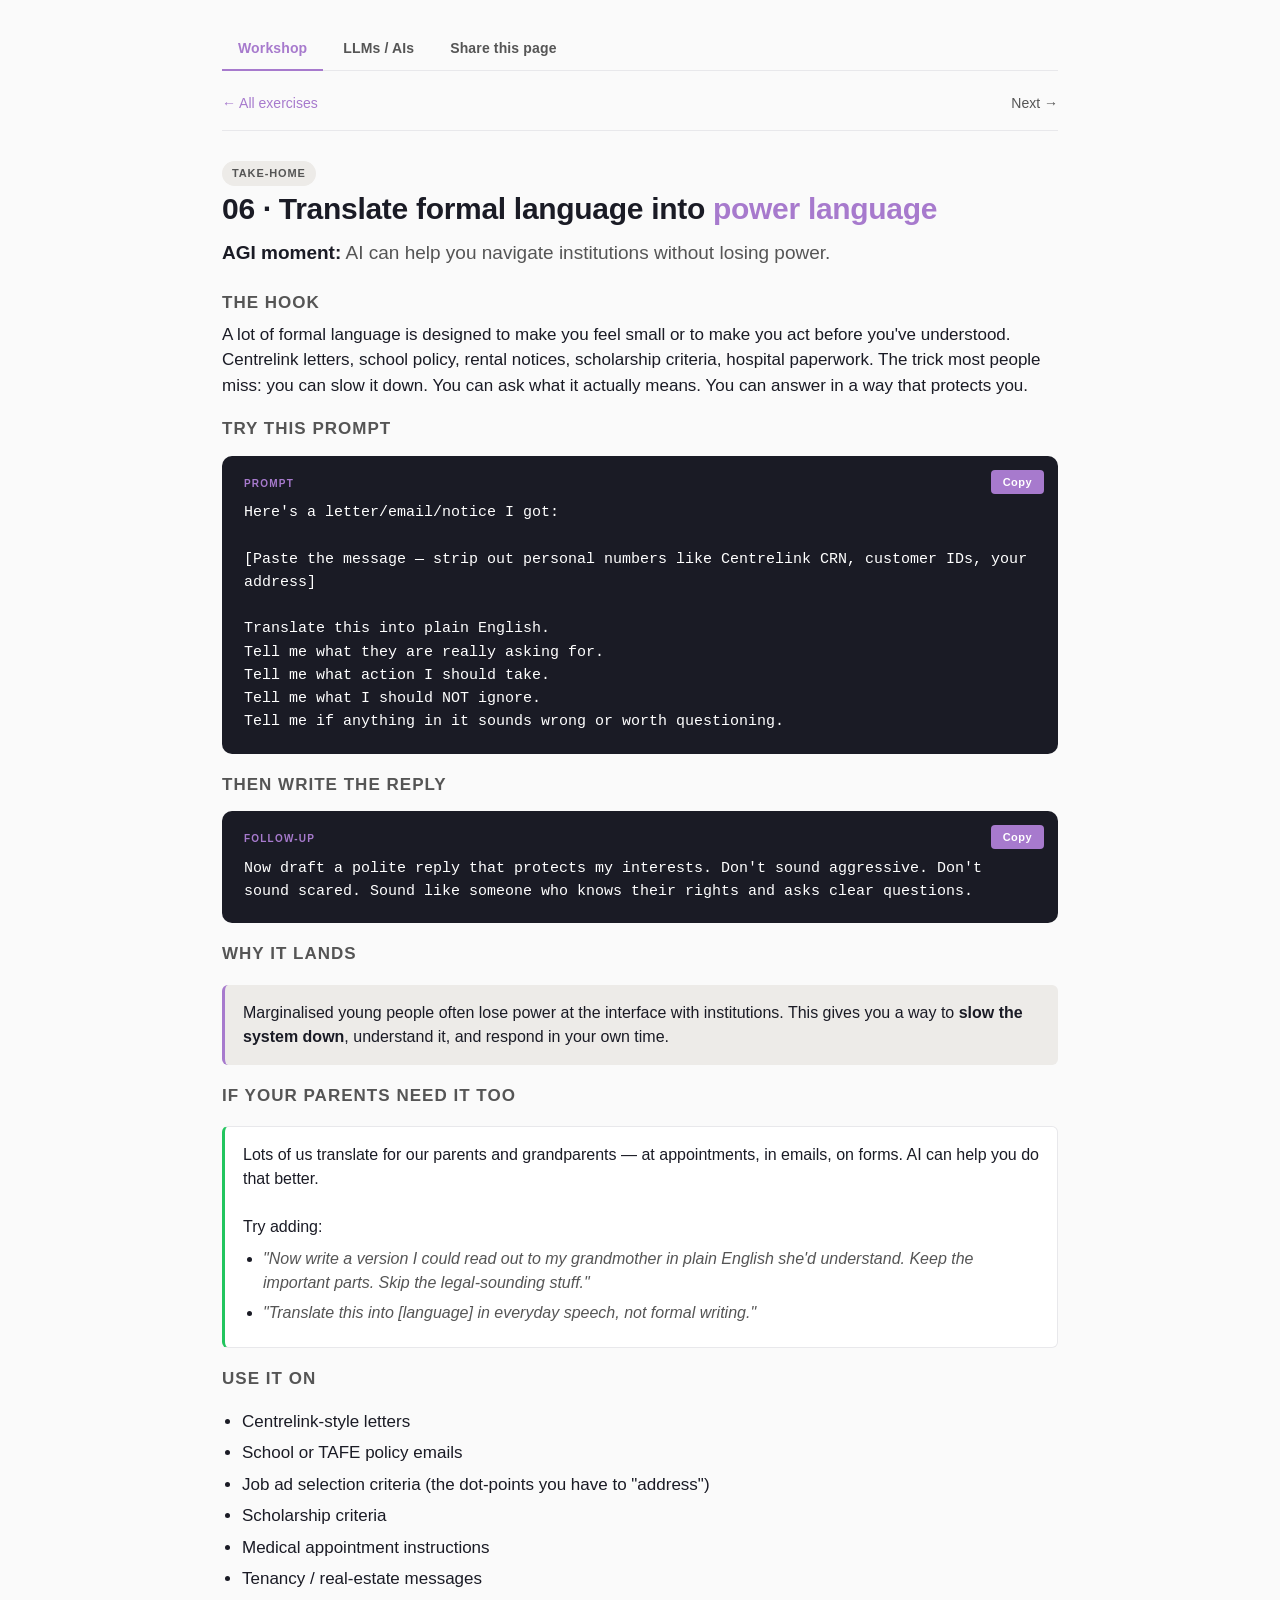
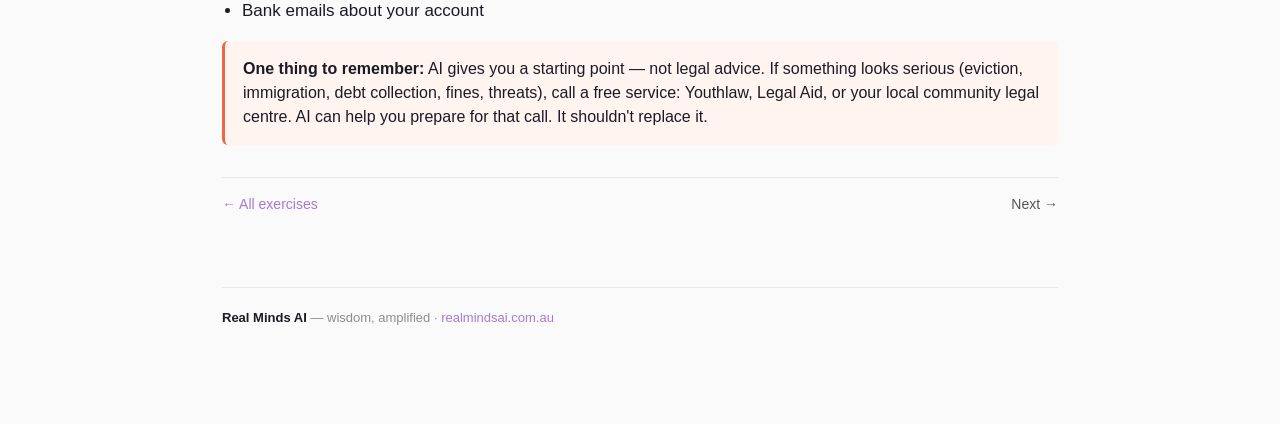
<file: docs/exercises/06-translate-institutions.html>
<!DOCTYPE html>
<html lang="en">
<head>
<meta charset="utf-8">
<meta name="viewport" content="width=device-width, initial-scale=1">
<title>06 · Translate formal language into power language — Future U</title>
<link rel="stylesheet" href="../css/style.css">
</head>
<body>
<div class="container">

  <nav class="tabs">
    <a class="active" href="../index.html">Workshop</a>
    <a href="../other-ais.html">LLMs / AIs</a>
    <a href="../share.html">Share this page</a>
  </nav>

  <div class="topnav">
    <a class="back" href="../index.html">← All exercises</a>
    <a href="07-study-coach.html">Next →</a>
  </div>

  <span class="pill" style="background:var(--stone);color:var(--text-sec);">Take-home</span>

  <h1>06 · Translate formal language into <span class="accent">power language</span></h1>
  <p class="lede"><strong>AGI moment:</strong> AI can help you navigate institutions without losing power.</p>

  <h3>The hook</h3>
  <p>A lot of formal language is designed to make you feel small or to make you act before you've understood. Centrelink letters, school policy, rental notices, scholarship criteria, hospital paperwork. The trick most people miss: you can slow it down. You can ask what it actually means. You can answer in a way that protects you.</p>

  <h3>Try this prompt</h3>
  <div class="prompt" data-prompt="Here's a letter/email/notice I got:

[Paste the message — strip out personal numbers like Centrelink CRN, customer IDs, your address]

Translate this into plain English.
Tell me what they are really asking for.
Tell me what action I should take.
Tell me what I should NOT ignore.
Tell me if anything in it sounds wrong or worth questioning.">Here's a letter/email/notice I got:

[Paste the message — strip out personal numbers like Centrelink CRN, customer IDs, your address]

Translate this into plain English.
Tell me what they are really asking for.
Tell me what action I should take.
Tell me what I should NOT ignore.
Tell me if anything in it sounds wrong or worth questioning.<button class="copy">Copy</button></div>

  <h3>Then write the reply</h3>
  <div class="prompt followup" data-prompt="Now draft a polite reply that protects my interests. Don't sound aggressive. Don't sound scared. Sound like someone who knows their rights and asks clear questions.">Now draft a polite reply that protects my interests. Don't sound aggressive. Don't sound scared. Sound like someone who knows their rights and asks clear questions.<button class="copy">Copy</button></div>

  <h3>Why it lands</h3>
  <div class="callout">
    Marginalised young people often lose power at the interface with institutions. This gives you a way to <strong>slow the system down</strong>, understand it, and respond in your own time.
  </div>

  <h3>If your parents need it too</h3>
  <div class="callout invitation">
    Lots of us translate for our parents and grandparents — at appointments, in emails, on forms. AI can help you do that better.<br><br>
    Try adding:
    <ul class="clean" style="margin-top:8px;margin-bottom:4px;">
      <li><em>"Now write a version I could read out to my grandmother in plain English she'd understand. Keep the important parts. Skip the legal-sounding stuff."</em></li>
      <li><em>"Translate this into [language] in everyday speech, not formal writing."</em></li>
    </ul>
  </div>

  <h3>Use it on</h3>
  <ul class="clean">
    <li>Centrelink-style letters</li>
    <li>School or TAFE policy emails</li>
    <li>Job ad selection criteria (the dot-points you have to "address")</li>
    <li>Scholarship criteria</li>
    <li>Medical appointment instructions</li>
    <li>Tenancy / real-estate messages</li>
    <li>Bank emails about your account</li>
  </ul>

  <div class="callout safety">
    <strong>One thing to remember:</strong> AI gives you a starting point — not legal advice. If something looks serious (eviction, immigration, debt collection, fines, threats), call a free service: Youthlaw, Legal Aid, or your local community legal centre. AI can help you prepare for that call. It shouldn't replace it.
  </div>

  <div class="topnav" style="margin-top:32px;border-top:1px solid var(--border);border-bottom:none;padding-top:16px;">
    <a class="back" href="../index.html">← All exercises</a>
    <a href="07-study-coach.html">Next →</a>
  </div>

  <footer>
    <strong style="color:var(--black);">Real Minds AI</strong> — wisdom, amplified · <a href="https://realmindsai.com.au">realmindsai.com.au</a>
  </footer>
</div>
<script src="../css/copy.js"></script>
</body>
</html>
</file>
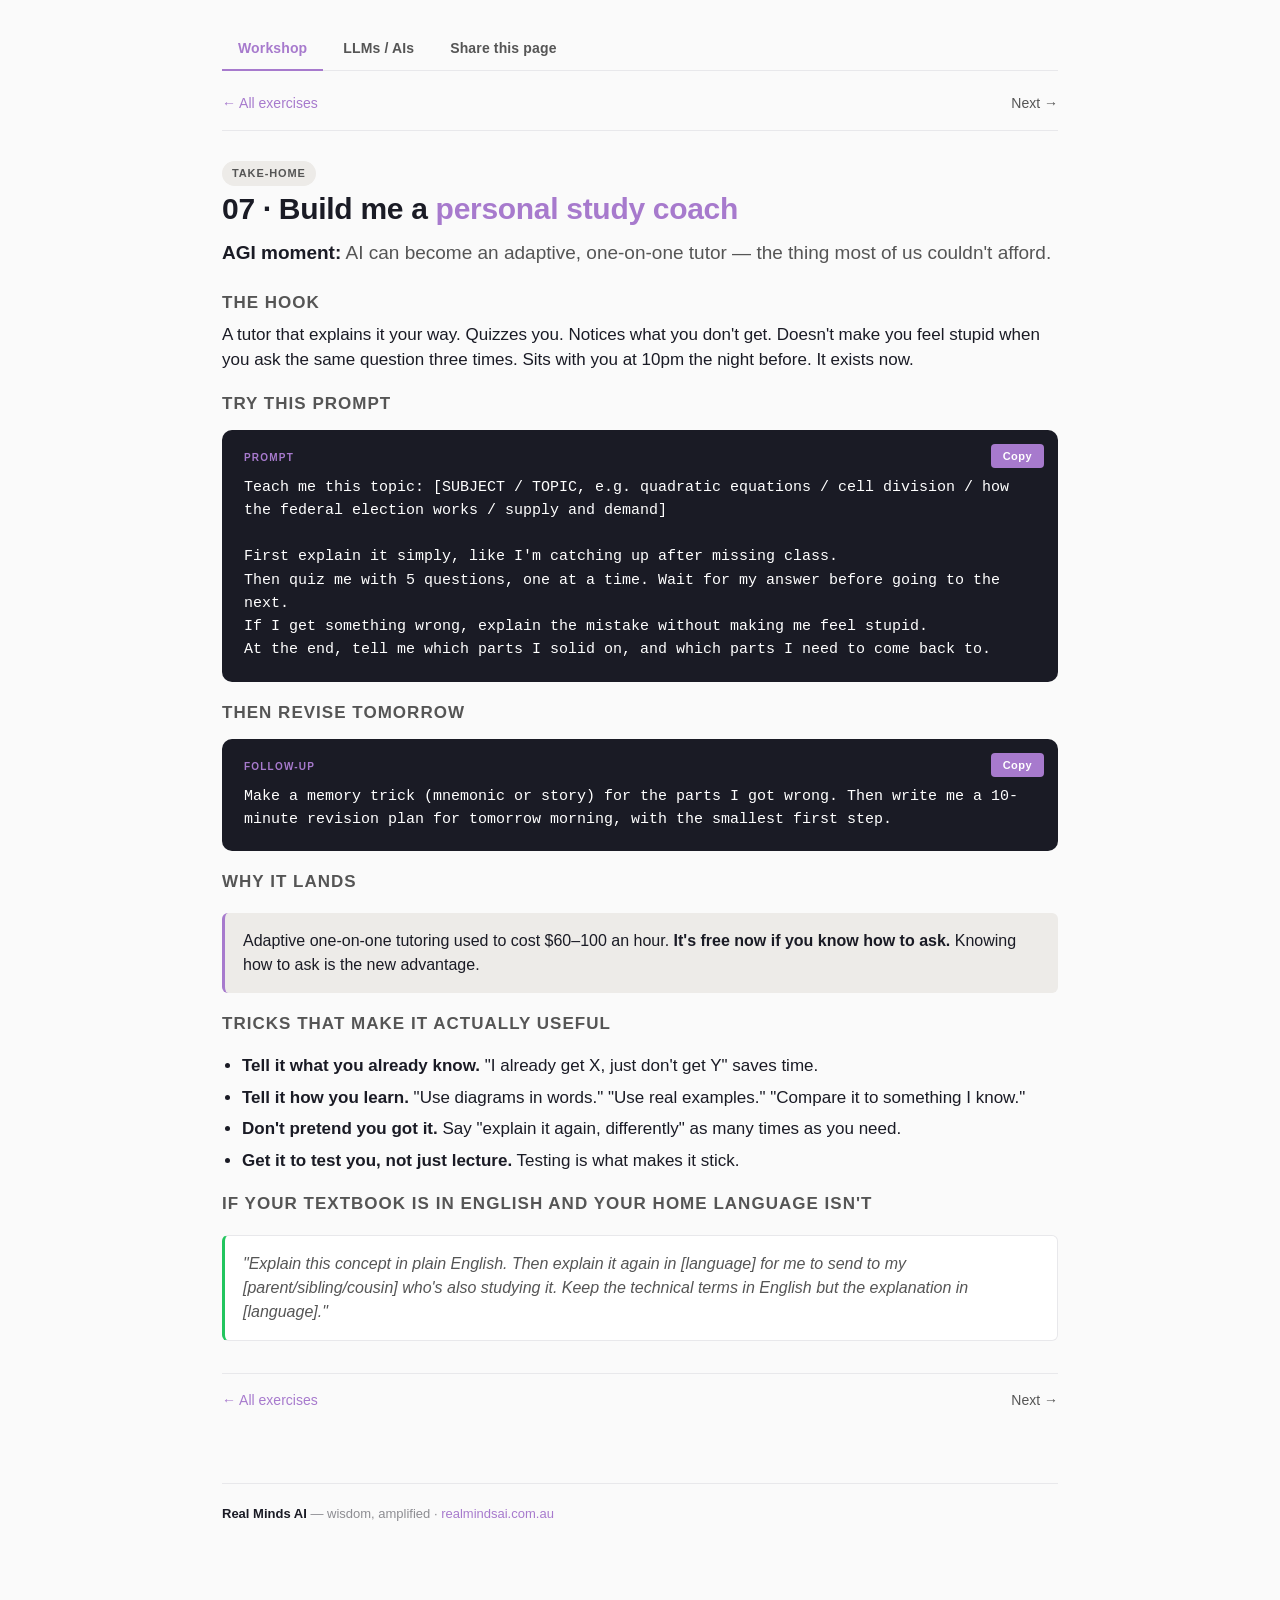
<file: docs/exercises/07-study-coach.html>
<!DOCTYPE html>
<html lang="en">
<head>
<meta charset="utf-8">
<meta name="viewport" content="width=device-width, initial-scale=1">
<title>07 · Build me a personal study coach — Future U</title>
<link rel="stylesheet" href="../css/style.css">
</head>
<body>
<div class="container">

  <nav class="tabs">
    <a class="active" href="../index.html">Workshop</a>
    <a href="../other-ais.html">LLMs / AIs</a>
    <a href="../share.html">Share this page</a>
  </nav>

  <div class="topnav">
    <a class="back" href="../index.html">← All exercises</a>
    <a href="08-side-hustle.html">Next →</a>
  </div>

  <span class="pill" style="background:var(--stone);color:var(--text-sec);">Take-home</span>

  <h1>07 · Build me a <span class="accent">personal study coach</span></h1>
  <p class="lede"><strong>AGI moment:</strong> AI can become an adaptive, one-on-one tutor — the thing most of us couldn't afford.</p>

  <h3>The hook</h3>
  <p>A tutor that explains it your way. Quizzes you. Notices what you don't get. Doesn't make you feel stupid when you ask the same question three times. Sits with you at 10pm the night before. It exists now.</p>

  <h3>Try this prompt</h3>
  <div class="prompt" data-prompt="Teach me this topic: [SUBJECT / TOPIC, e.g. quadratic equations / cell division / how the federal election works / supply and demand]

First explain it simply, like I'm catching up after missing class.
Then quiz me with 5 questions, one at a time. Wait for my answer before going to the next.
If I get something wrong, explain the mistake without making me feel stupid.
At the end, tell me which parts I solid on, and which parts I need to come back to.">Teach me this topic: [SUBJECT / TOPIC, e.g. quadratic equations / cell division / how the federal election works / supply and demand]

First explain it simply, like I'm catching up after missing class.
Then quiz me with 5 questions, one at a time. Wait for my answer before going to the next.
If I get something wrong, explain the mistake without making me feel stupid.
At the end, tell me which parts I solid on, and which parts I need to come back to.<button class="copy">Copy</button></div>

  <h3>Then revise tomorrow</h3>
  <div class="prompt followup" data-prompt="Make a memory trick (mnemonic or story) for the parts I got wrong. Then write me a 10-minute revision plan for tomorrow morning, with the smallest first step.">Make a memory trick (mnemonic or story) for the parts I got wrong. Then write me a 10-minute revision plan for tomorrow morning, with the smallest first step.<button class="copy">Copy</button></div>

  <h3>Why it lands</h3>
  <div class="callout">
    Adaptive one-on-one tutoring used to cost $60–100 an hour. <strong>It's free now if you know how to ask.</strong> Knowing how to ask is the new advantage.
  </div>

  <h3>Tricks that make it actually useful</h3>
  <ul class="clean">
    <li><strong>Tell it what you already know.</strong> "I already get X, just don't get Y" saves time.</li>
    <li><strong>Tell it how you learn.</strong> "Use diagrams in words." "Use real examples." "Compare it to something I know."</li>
    <li><strong>Don't pretend you got it.</strong> Say "explain it again, differently" as many times as you need.</li>
    <li><strong>Get it to test you, not just lecture.</strong> Testing is what makes it stick.</li>
  </ul>

  <h3>If your textbook is in English and your home language isn't</h3>
  <div class="callout invitation">
    <em>"Explain this concept in plain English. Then explain it again in [language] for me to send to my [parent/sibling/cousin] who's also studying it. Keep the technical terms in English but the explanation in [language]."</em>
  </div>

  <div class="topnav" style="margin-top:32px;border-top:1px solid var(--border);border-bottom:none;padding-top:16px;">
    <a class="back" href="../index.html">← All exercises</a>
    <a href="08-side-hustle.html">Next →</a>
  </div>

  <footer>
    <strong style="color:var(--black);">Real Minds AI</strong> — wisdom, amplified · <a href="https://realmindsai.com.au">realmindsai.com.au</a>
  </footer>
</div>
<script src="../css/copy.js"></script>
</body>
</html>
</file>
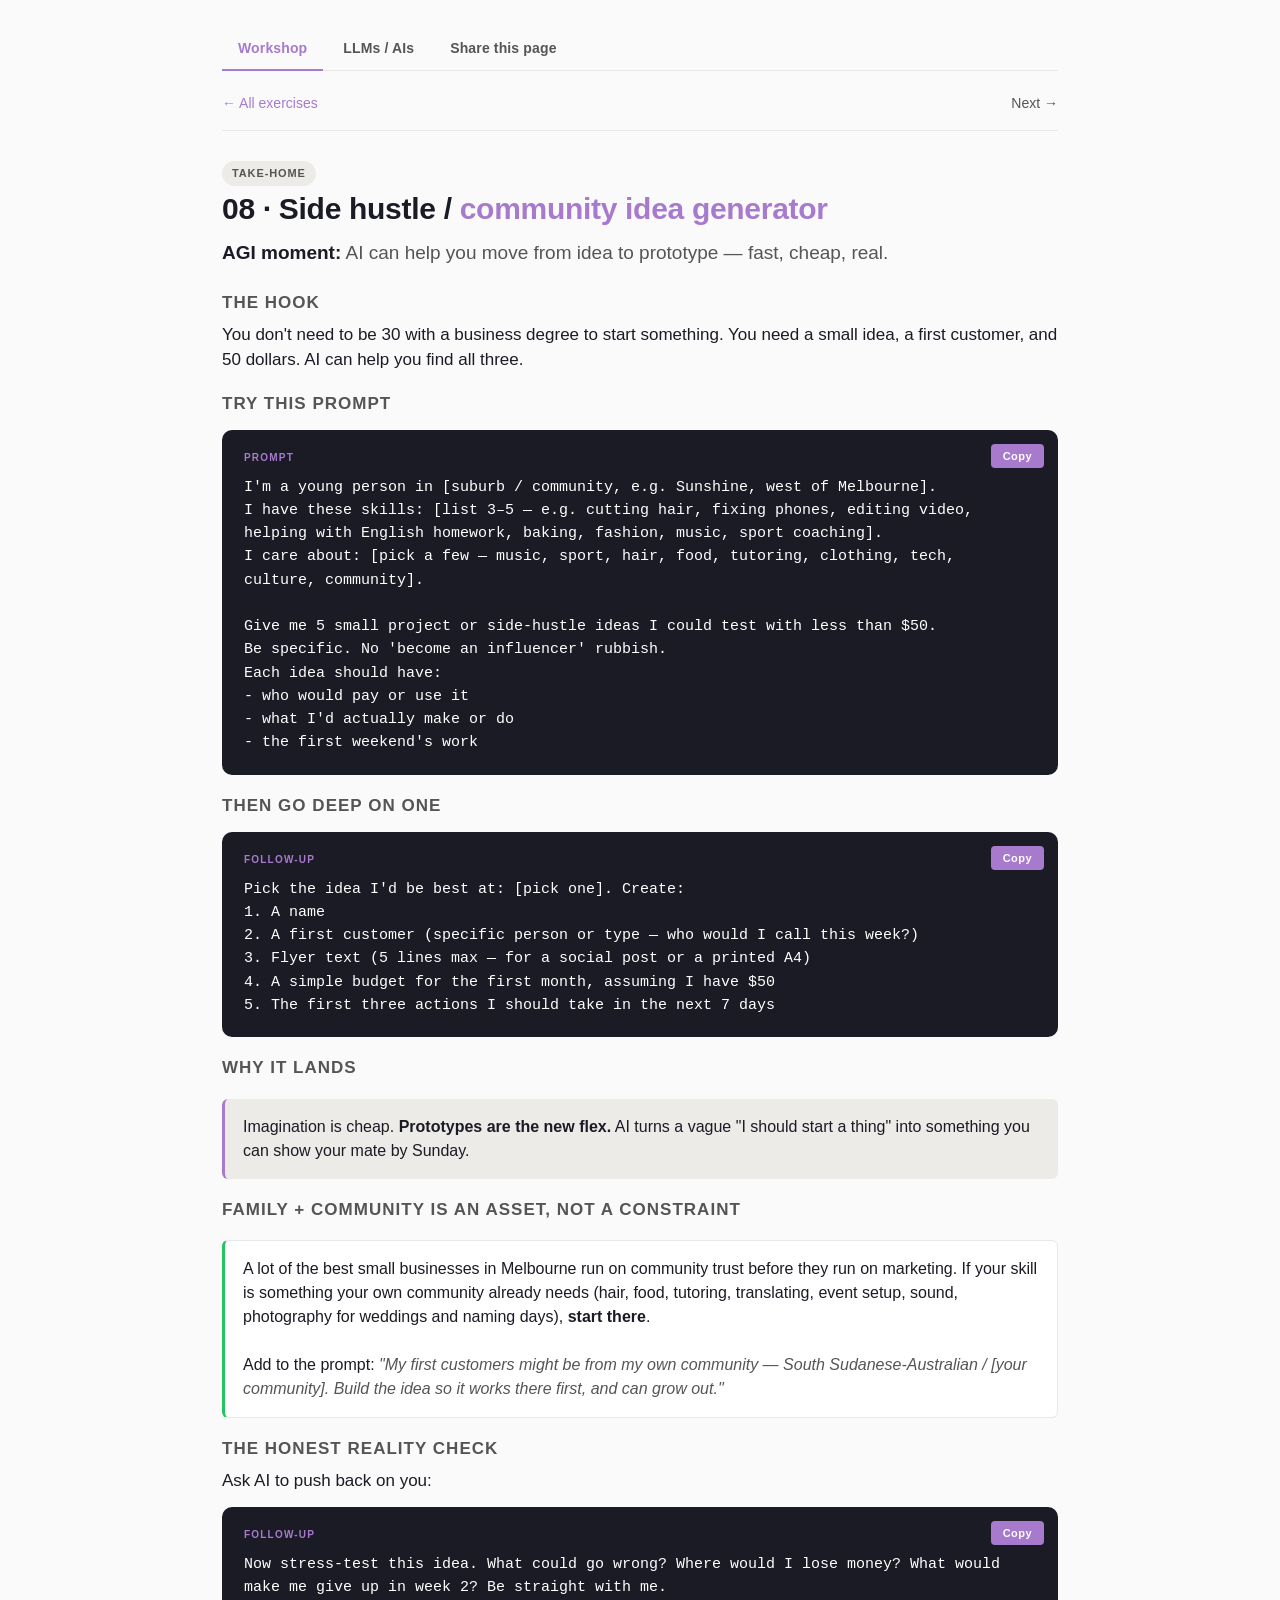
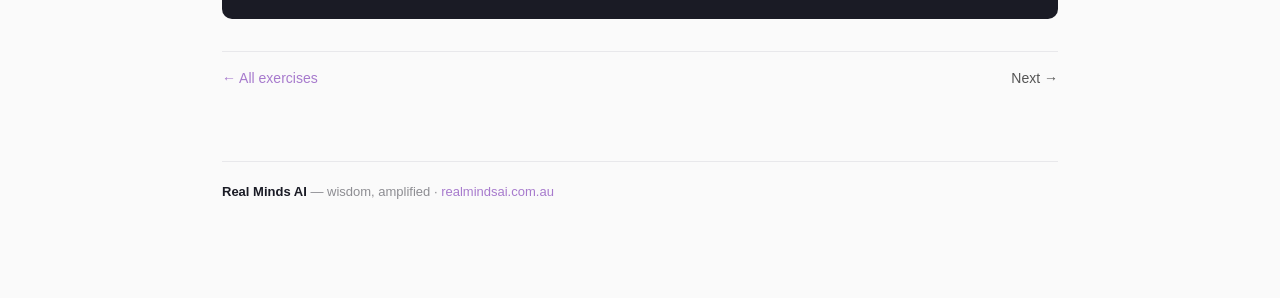
<file: docs/exercises/08-side-hustle.html>
<!DOCTYPE html>
<html lang="en">
<head>
<meta charset="utf-8">
<meta name="viewport" content="width=device-width, initial-scale=1">
<title>08 · Side hustle / community idea generator — Future U</title>
<link rel="stylesheet" href="../css/style.css">
</head>
<body>
<div class="container">

  <nav class="tabs">
    <a class="active" href="../index.html">Workshop</a>
    <a href="../other-ais.html">LLMs / AIs</a>
    <a href="../share.html">Share this page</a>
  </nav>

  <div class="topnav">
    <a class="back" href="../index.html">← All exercises</a>
    <a href="09-voice-tuner.html">Next →</a>
  </div>

  <span class="pill" style="background:var(--stone);color:var(--text-sec);">Take-home</span>

  <h1>08 · Side hustle / <span class="accent">community idea generator</span></h1>
  <p class="lede"><strong>AGI moment:</strong> AI can help you move from idea to prototype — fast, cheap, real.</p>

  <h3>The hook</h3>
  <p>You don't need to be 30 with a business degree to start something. You need a small idea, a first customer, and 50 dollars. AI can help you find all three.</p>

  <h3>Try this prompt</h3>
  <div class="prompt" data-prompt="I'm a young person in [suburb / community, e.g. Sunshine, west of Melbourne].
I have these skills: [list 3–5 — e.g. cutting hair, fixing phones, editing video, helping with English homework, baking, fashion, music, sport coaching].
I care about: [pick a few — music, sport, hair, food, tutoring, clothing, tech, culture, community].

Give me 5 small project or side-hustle ideas I could test with less than $50.
Be specific. No 'become an influencer' rubbish.
Each idea should have:
- who would pay or use it
- what I'd actually make or do
- the first weekend's work">I'm a young person in [suburb / community, e.g. Sunshine, west of Melbourne].
I have these skills: [list 3–5 — e.g. cutting hair, fixing phones, editing video, helping with English homework, baking, fashion, music, sport coaching].
I care about: [pick a few — music, sport, hair, food, tutoring, clothing, tech, culture, community].

Give me 5 small project or side-hustle ideas I could test with less than $50.
Be specific. No 'become an influencer' rubbish.
Each idea should have:
- who would pay or use it
- what I'd actually make or do
- the first weekend's work<button class="copy">Copy</button></div>

  <h3>Then go deep on one</h3>
  <div class="prompt followup" data-prompt="Pick the idea I'd be best at: [pick one]. Create:
1. A name
2. A first customer (specific person or type — who would I call this week?)
3. Flyer text (5 lines max — for a social post or a printed A4)
4. A simple budget for the first month, assuming I have $50
5. The first three actions I should take in the next 7 days">Pick the idea I'd be best at: [pick one]. Create:
1. A name
2. A first customer (specific person or type — who would I call this week?)
3. Flyer text (5 lines max — for a social post or a printed A4)
4. A simple budget for the first month, assuming I have $50
5. The first three actions I should take in the next 7 days<button class="copy">Copy</button></div>

  <h3>Why it lands</h3>
  <div class="callout">
    Imagination is cheap. <strong>Prototypes are the new flex.</strong> AI turns a vague "I should start a thing" into something you can show your mate by Sunday.
  </div>

  <h3>Family + community is an asset, not a constraint</h3>
  <div class="callout invitation">
    A lot of the best small businesses in Melbourne run on community trust before they run on marketing. If your skill is something your own community already needs (hair, food, tutoring, translating, event setup, sound, photography for weddings and naming days), <strong>start there</strong>.<br><br>
    Add to the prompt: <em>"My first customers might be from my own community — South Sudanese-Australian / [your community]. Build the idea so it works there first, and can grow out."</em>
  </div>

  <h3>The honest reality check</h3>
  <p>Ask AI to push back on you:</p>
  <div class="prompt followup" data-prompt="Now stress-test this idea. What could go wrong? Where would I lose money? What would make me give up in week 2? Be straight with me.">Now stress-test this idea. What could go wrong? Where would I lose money? What would make me give up in week 2? Be straight with me.<button class="copy">Copy</button></div>

  <div class="topnav" style="margin-top:32px;border-top:1px solid var(--border);border-bottom:none;padding-top:16px;">
    <a class="back" href="../index.html">← All exercises</a>
    <a href="09-voice-tuner.html">Next →</a>
  </div>

  <footer>
    <strong style="color:var(--black);">Real Minds AI</strong> — wisdom, amplified · <a href="https://realmindsai.com.au">realmindsai.com.au</a>
  </footer>
</div>
<script src="../css/copy.js"></script>
</body>
</html>
</file>
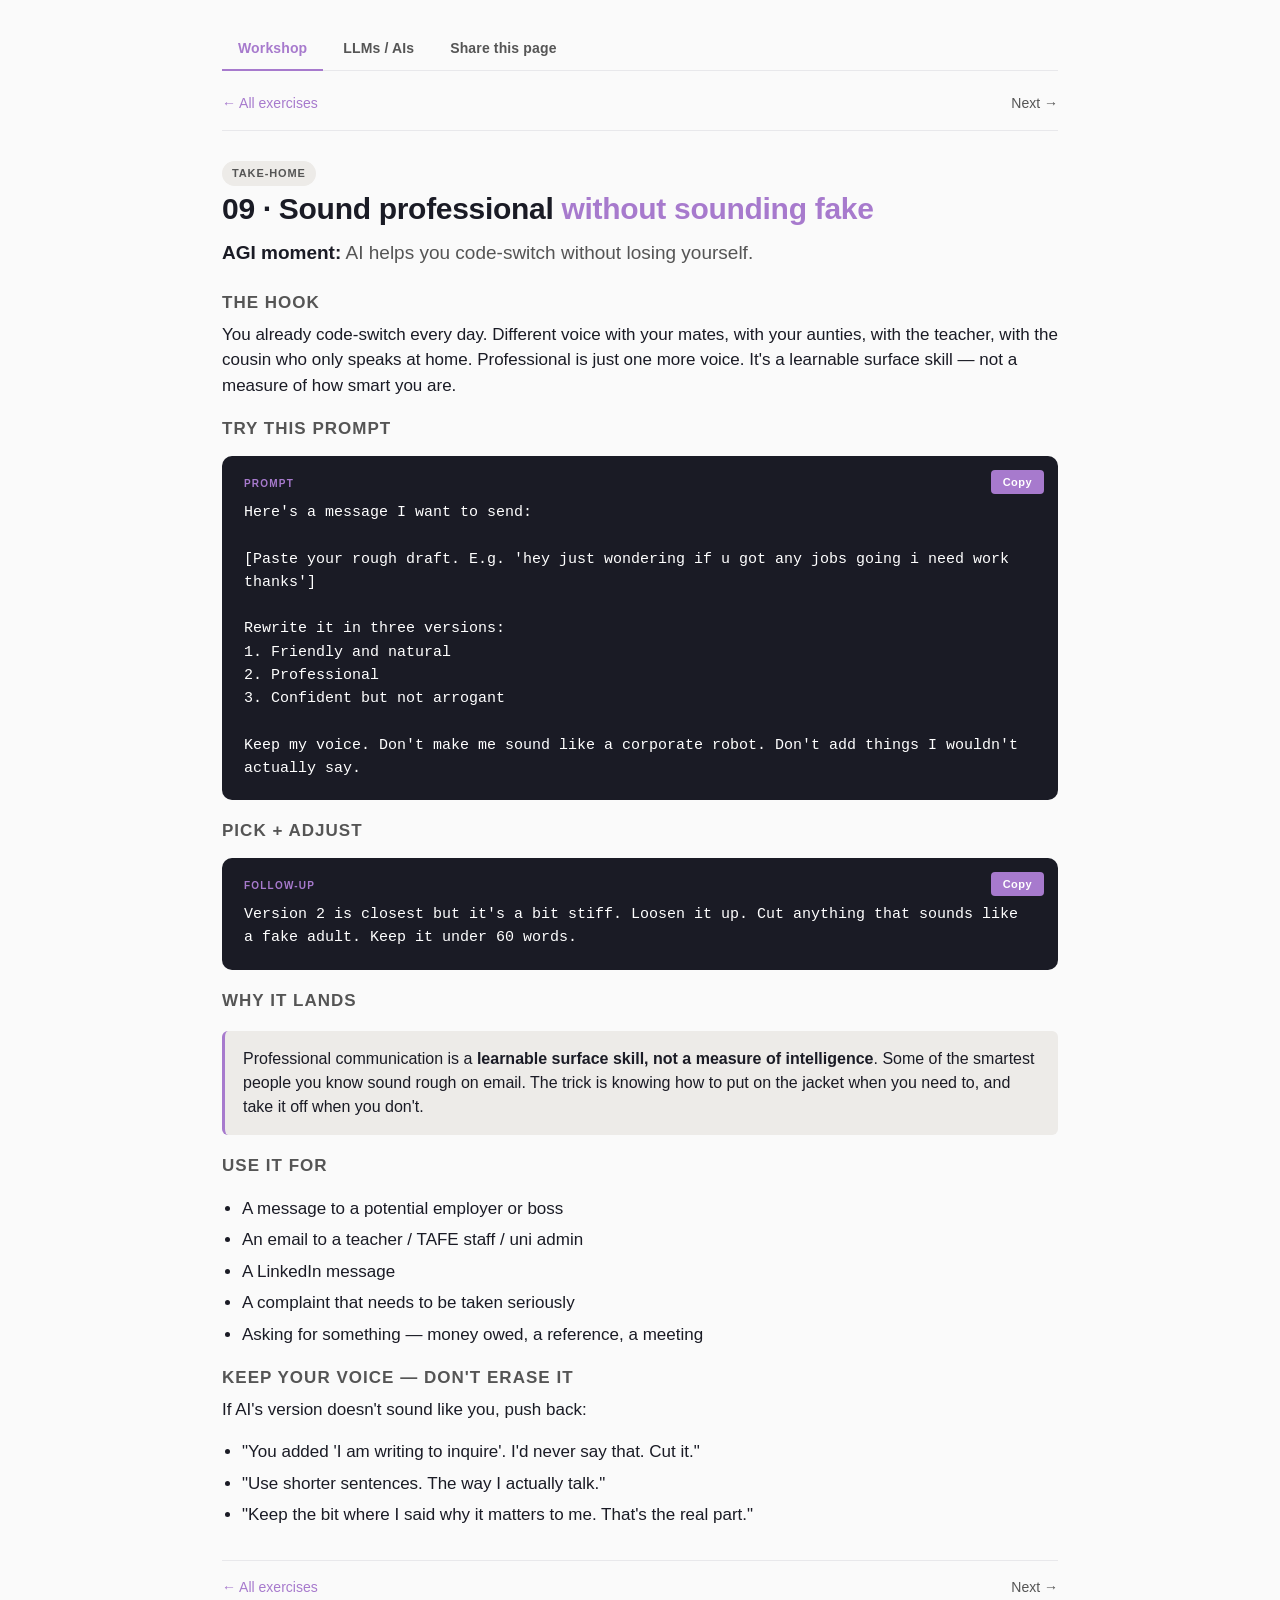
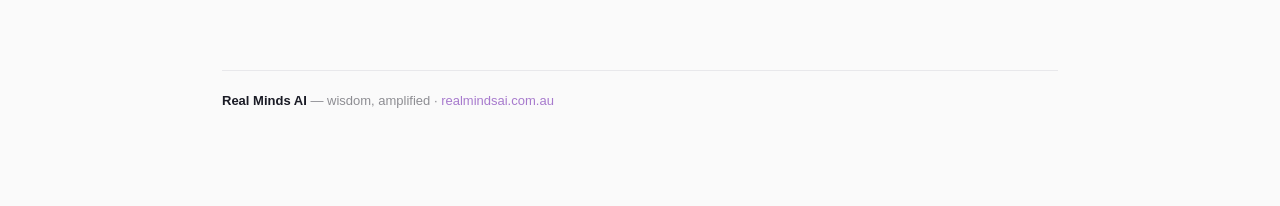
<file: docs/exercises/09-voice-tuner.html>
<!DOCTYPE html>
<html lang="en">
<head>
<meta charset="utf-8">
<meta name="viewport" content="width=device-width, initial-scale=1">
<title>09 · Sound professional without sounding fake — Future U</title>
<link rel="stylesheet" href="../css/style.css">
</head>
<body>
<div class="container">

  <nav class="tabs">
    <a class="active" href="../index.html">Workshop</a>
    <a href="../other-ais.html">LLMs / AIs</a>
    <a href="../share.html">Share this page</a>
  </nav>

  <div class="topnav">
    <a class="back" href="../index.html">← All exercises</a>
    <a href="10-future-me.html">Next →</a>
  </div>

  <span class="pill" style="background:var(--stone);color:var(--text-sec);">Take-home</span>

  <h1>09 · Sound professional <span class="accent">without sounding fake</span></h1>
  <p class="lede"><strong>AGI moment:</strong> AI helps you code-switch without losing yourself.</p>

  <h3>The hook</h3>
  <p>You already code-switch every day. Different voice with your mates, with your aunties, with the teacher, with the cousin who only speaks at home. Professional is just one more voice. It's a learnable surface skill — not a measure of how smart you are.</p>

  <h3>Try this prompt</h3>
  <div class="prompt" data-prompt="Here's a message I want to send:

[Paste your rough draft. E.g. 'hey just wondering if u got any jobs going i need work thanks']

Rewrite it in three versions:
1. Friendly and natural
2. Professional
3. Confident but not arrogant

Keep my voice. Don't make me sound like a corporate robot. Don't add things I wouldn't actually say.">Here's a message I want to send:

[Paste your rough draft. E.g. 'hey just wondering if u got any jobs going i need work thanks']

Rewrite it in three versions:
1. Friendly and natural
2. Professional
3. Confident but not arrogant

Keep my voice. Don't make me sound like a corporate robot. Don't add things I wouldn't actually say.<button class="copy">Copy</button></div>

  <h3>Pick + adjust</h3>
  <div class="prompt followup" data-prompt="Version 2 is closest but it's a bit stiff. Loosen it up. Cut anything that sounds like a fake adult. Keep it under 60 words.">Version 2 is closest but it's a bit stiff. Loosen it up. Cut anything that sounds like a fake adult. Keep it under 60 words.<button class="copy">Copy</button></div>

  <h3>Why it lands</h3>
  <div class="callout">
    Professional communication is a <strong>learnable surface skill, not a measure of intelligence</strong>. Some of the smartest people you know sound rough on email. The trick is knowing how to put on the jacket when you need to, and take it off when you don't.
  </div>

  <h3>Use it for</h3>
  <ul class="clean">
    <li>A message to a potential employer or boss</li>
    <li>An email to a teacher / TAFE staff / uni admin</li>
    <li>A LinkedIn message</li>
    <li>A complaint that needs to be taken seriously</li>
    <li>Asking for something — money owed, a reference, a meeting</li>
  </ul>

  <h3>Keep your voice — don't erase it</h3>
  <p>If AI's version doesn't sound like you, push back:</p>
  <ul class="clean">
    <li>"You added 'I am writing to inquire'. I'd never say that. Cut it."</li>
    <li>"Use shorter sentences. The way I actually talk."</li>
    <li>"Keep the bit where I said why it matters to me. That's the real part."</li>
  </ul>

  <div class="topnav" style="margin-top:32px;border-top:1px solid var(--border);border-bottom:none;padding-top:16px;">
    <a class="back" href="../index.html">← All exercises</a>
    <a href="10-future-me.html">Next →</a>
  </div>

  <footer>
    <strong style="color:var(--black);">Real Minds AI</strong> — wisdom, amplified · <a href="https://realmindsai.com.au">realmindsai.com.au</a>
  </footer>
</div>
<script src="../css/copy.js"></script>
</body>
</html>
</file>
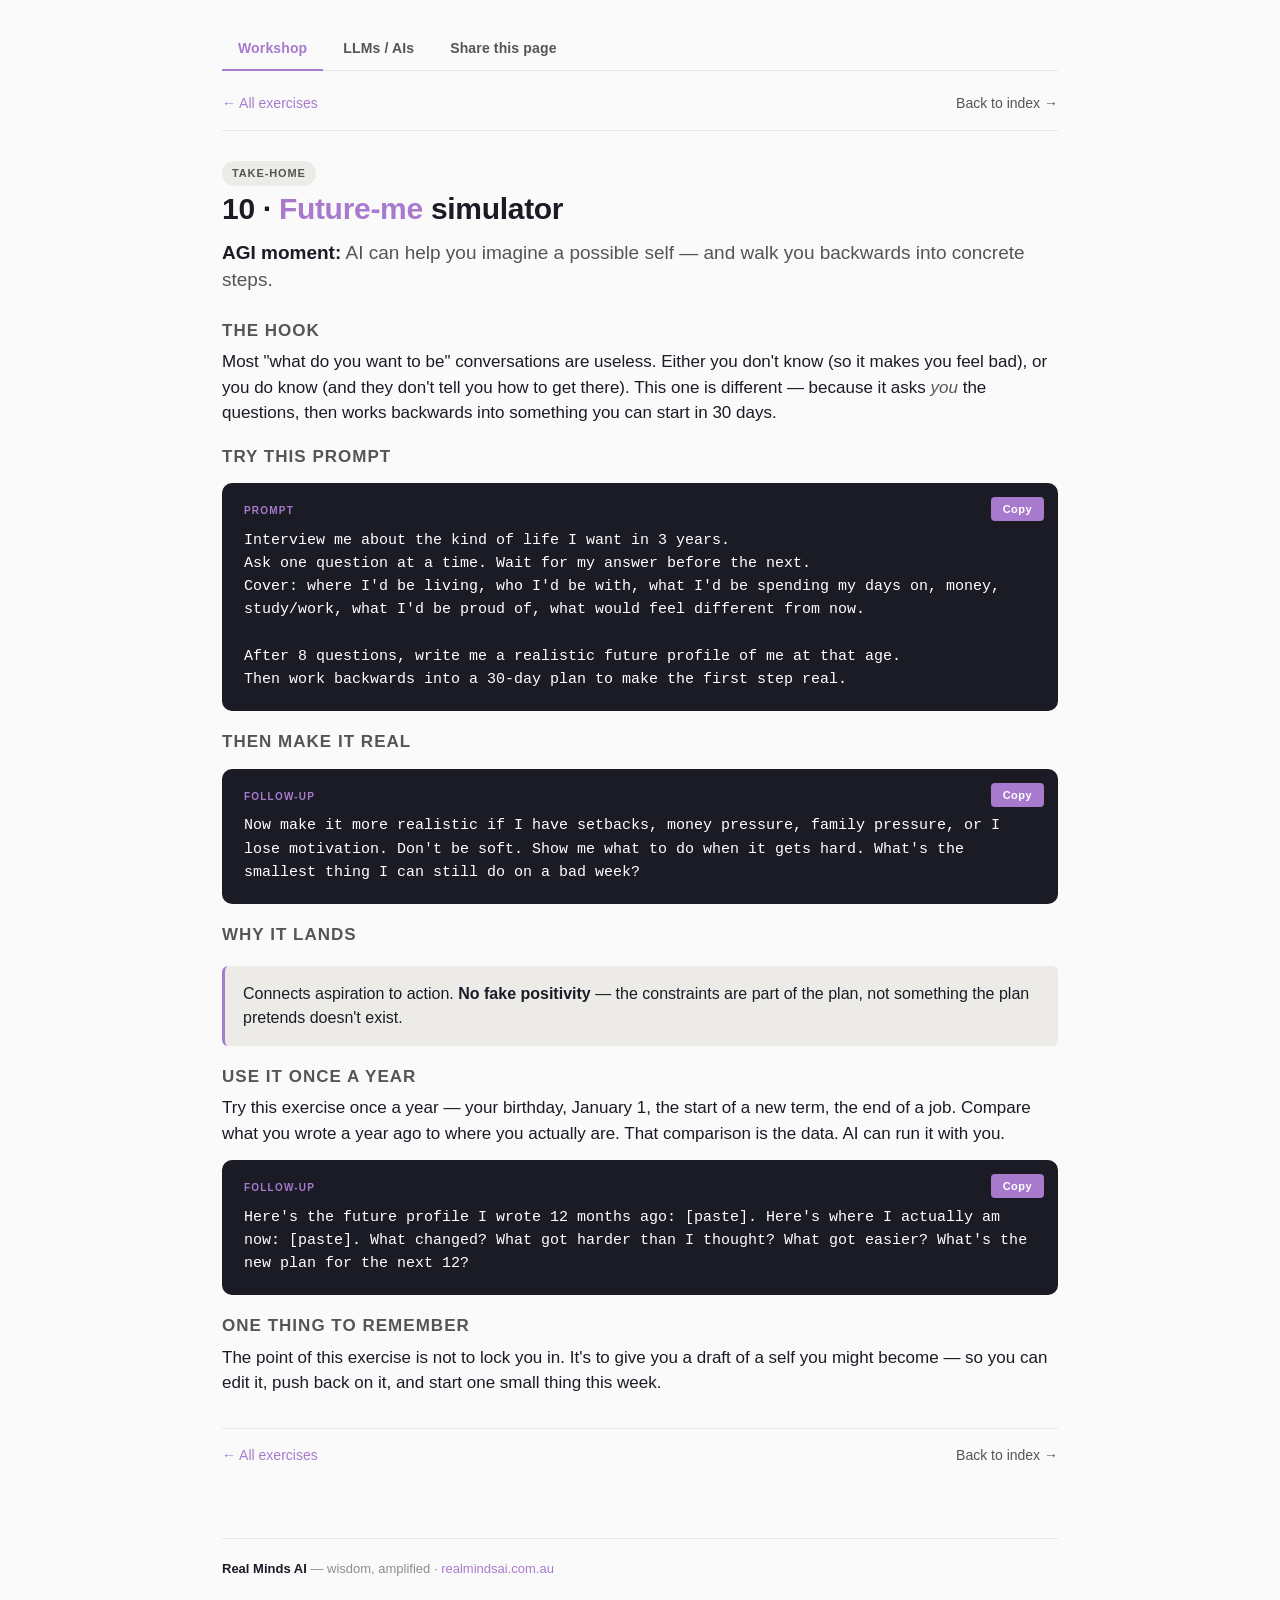
<file: docs/exercises/10-future-me.html>
<!DOCTYPE html>
<html lang="en">
<head>
<meta charset="utf-8">
<meta name="viewport" content="width=device-width, initial-scale=1">
<title>10 · Future-me simulator — Future U</title>
<link rel="stylesheet" href="../css/style.css">
</head>
<body>
<div class="container">

  <nav class="tabs">
    <a class="active" href="../index.html">Workshop</a>
    <a href="../other-ais.html">LLMs / AIs</a>
    <a href="../share.html">Share this page</a>
  </nav>

  <div class="topnav">
    <a class="back" href="../index.html">← All exercises</a>
    <a href="../index.html">Back to index →</a>
  </div>

  <span class="pill" style="background:var(--stone);color:var(--text-sec);">Take-home</span>

  <h1>10 · <span class="accent">Future-me</span> simulator</h1>
  <p class="lede"><strong>AGI moment:</strong> AI can help you imagine a possible self — and walk you backwards into concrete steps.</p>

  <h3>The hook</h3>
  <p>Most "what do you want to be" conversations are useless. Either you don't know (so it makes you feel bad), or you do know (and they don't tell you how to get there). This one is different — because it asks <em>you</em> the questions, then works backwards into something you can start in 30 days.</p>

  <h3>Try this prompt</h3>
  <div class="prompt" data-prompt="Interview me about the kind of life I want in 3 years.
Ask one question at a time. Wait for my answer before the next.
Cover: where I'd be living, who I'd be with, what I'd be spending my days on, money, study/work, what I'd be proud of, what would feel different from now.

After 8 questions, write me a realistic future profile of me at that age.
Then work backwards into a 30-day plan to make the first step real.">Interview me about the kind of life I want in 3 years.
Ask one question at a time. Wait for my answer before the next.
Cover: where I'd be living, who I'd be with, what I'd be spending my days on, money, study/work, what I'd be proud of, what would feel different from now.

After 8 questions, write me a realistic future profile of me at that age.
Then work backwards into a 30-day plan to make the first step real.<button class="copy">Copy</button></div>

  <h3>Then make it real</h3>
  <div class="prompt followup" data-prompt="Now make it more realistic if I have setbacks, money pressure, family pressure, or I lose motivation. Don't be soft. Show me what to do when it gets hard. What's the smallest thing I can still do on a bad week?">Now make it more realistic if I have setbacks, money pressure, family pressure, or I lose motivation. Don't be soft. Show me what to do when it gets hard. What's the smallest thing I can still do on a bad week?<button class="copy">Copy</button></div>

  <h3>Why it lands</h3>
  <div class="callout">
    Connects aspiration to action. <strong>No fake positivity</strong> — the constraints are part of the plan, not something the plan pretends doesn't exist.
  </div>

  <h3>Use it once a year</h3>
  <p>Try this exercise once a year — your birthday, January 1, the start of a new term, the end of a job. Compare what you wrote a year ago to where you actually are. That comparison is the data. AI can run it with you.</p>

  <div class="prompt followup" data-prompt="Here's the future profile I wrote 12 months ago: [paste]. Here's where I actually am now: [paste]. What changed? What got harder than I thought? What got easier? What's the new plan for the next 12?">Here's the future profile I wrote 12 months ago: [paste]. Here's where I actually am now: [paste]. What changed? What got harder than I thought? What got easier? What's the new plan for the next 12?<button class="copy">Copy</button></div>

  <h3>One thing to remember</h3>
  <p>The point of this exercise is not to lock you in. It's to give you a draft of a self you might become — so you can edit it, push back on it, and start one small thing this week.</p>

  <div class="topnav" style="margin-top:32px;border-top:1px solid var(--border);border-bottom:none;padding-top:16px;">
    <a class="back" href="../index.html">← All exercises</a>
    <a href="../index.html">Back to index →</a>
  </div>

  <footer>
    <strong style="color:var(--black);">Real Minds AI</strong> — wisdom, amplified · <a href="https://realmindsai.com.au">realmindsai.com.au</a>
  </footer>
</div>
<script src="../css/copy.js"></script>
</body>
</html>
</file>
<file: docs/css/style.css>
/* RMAI brand — A3 Warm Editorial + Muted Plum (palette locked 2026-03-15) */
:root {
  --purple: #A77ACD;
  --purple-light: #F0EBF4;
  --orange: #F26541;
  --green: #22C55E;
  --black: #1A1B25;
  --text-sec: #555555;
  --text-mut: #8D8D92;
  --bg: #FAFAFA;
  --stone: #EDEBE8;
  --border: #E8E8EB;
  --white: #FFFFFF;
}

@import url('https://fonts.googleapis.com/css2?family=Epilogue:wght@400;500;600;700;800&family=JetBrains+Mono:wght@400;500&display=swap');

* { box-sizing: border-box; }

html, body {
  margin: 0;
  padding: 0;
  background: var(--bg);
  color: var(--black);
  font-family: 'Epilogue', -apple-system, BlinkMacSystemFont, 'Segoe UI', Roboto, sans-serif;
  font-size: 17px;
  line-height: 1.5;
  -webkit-font-smoothing: antialiased;
}

.container {
  max-width: 880px;
  margin: 0 auto;
  padding: 28px 22px 96px;
}

/* Wordmark */
.wordmark {
  line-height: 1.15;
  margin-bottom: 28px;
}
.wordmark .line1 { font-size: 22px; font-weight: 800; color: var(--black); letter-spacing: -0.02em; }
.wordmark .line2 { font-size: 22px; font-weight: 500; color: var(--purple); letter-spacing: -0.02em; }
.wordmark .tag { margin-top: 4px; font-size: 12px; font-style: italic; color: var(--text-mut); letter-spacing: 0.06em; }
.wordmark .tag .dash { color: var(--purple); font-style: normal; }
.wordmark .dot { margin-top: 4px; font-size: 12px; font-weight: 500; color: var(--text-sec); }
.wordmark .dot .green { color: var(--green); font-size: 8px; vertical-align: middle; }

/* Primary tab nav */
.tabs {
  display: flex;
  gap: 4px;
  margin: 0 0 22px;
  border-bottom: 1px solid var(--border);
  flex-wrap: wrap;
}
.tabs a {
  display: inline-block;
  padding: 10px 16px;
  color: var(--text-sec);
  text-decoration: none;
  font-size: 14px;
  font-weight: 600;
  border-bottom: 2px solid transparent;
  margin-bottom: -1px;
  letter-spacing: 0.01em;
}
.tabs a:hover { color: var(--purple); }
.tabs a.active {
  color: var(--purple);
  border-bottom-color: var(--purple);
}

/* QR layout */
.qr-block {
  background: var(--white);
  border: 1px solid var(--border);
  border-radius: 12px;
  padding: 28px;
  text-align: center;
  margin: 18px 0 24px;
}
.qr-block img {
  width: 280px;
  height: 280px;
  max-width: 100%;
  image-rendering: pixelated;
  border: 12px solid var(--white);
  border-radius: 4px;
  background: var(--white);
}
.qr-block .url {
  margin-top: 14px;
  font-family: 'JetBrains Mono', monospace;
  font-size: 14px;
  color: var(--text-sec);
  word-break: break-all;
}
.qr-block .url a { color: var(--purple); text-decoration: none; }
.qr-block .label {
  font-size: 12px;
  font-weight: 700;
  text-transform: uppercase;
  letter-spacing: 0.1em;
  color: var(--purple);
  margin-bottom: 12px;
}

/* AI table */
.ai-list {
  list-style: none;
  padding: 0;
  margin: 14px 0 24px;
  counter-reset: ai;
}
.ai-list li {
  display: flex;
  align-items: baseline;
  gap: 14px;
  padding: 14px 16px;
  border: 1px solid var(--border);
  border-radius: 8px;
  background: var(--white);
  margin-bottom: 8px;
}
.ai-list li::before {
  counter-increment: ai;
  content: counter(ai);
  font-family: 'JetBrains Mono', monospace;
  font-size: 13px;
  color: var(--text-mut);
  min-width: 18px;
}
.ai-list .name {
  font-weight: 700;
  color: var(--black);
  min-width: 110px;
}
.ai-list .vendor {
  color: var(--text-sec);
  font-size: 14px;
  flex: 1;
}
.ai-list .url {
  font-family: 'JetBrains Mono', monospace;
  font-size: 12px;
}
.ai-list .url a { color: var(--purple); text-decoration: none; }
.ai-list .url a:hover { text-decoration: underline; }
@media (max-width: 520px) {
  .ai-list li { flex-wrap: wrap; gap: 6px; padding: 12px 14px; }
  .ai-list .name { min-width: 0; }
  .ai-list .vendor { flex-basis: 100%; font-size: 13px; }
  .ai-list .url { flex-basis: 100%; }
}

/* Top nav (per-page back/next) */
.topnav {
  display: flex;
  justify-content: space-between;
  align-items: center;
  border-bottom: 1px solid var(--border);
  padding-bottom: 16px;
  margin-bottom: 28px;
  gap: 16px;
  flex-wrap: wrap;
}
.topnav a {
  color: var(--text-sec);
  text-decoration: none;
  font-size: 14px;
  font-weight: 500;
}
.topnav a:hover { color: var(--purple); }
.topnav .back { color: var(--purple); }

/* Headings */
h1 {
  font-size: 30px;
  font-weight: 700;
  color: var(--black);
  letter-spacing: -0.01em;
  margin: 0 0 8px;
}
h1 .accent { color: var(--purple); }
h2 {
  font-size: 22px;
  font-weight: 700;
  color: var(--black);
  margin: 28px 0 10px;
}
h3 {
  font-size: 17px;
  font-weight: 600;
  color: var(--text-sec);
  margin: 18px 0 6px;
  text-transform: uppercase;
  letter-spacing: 0.06em;
}

p { margin: 0 0 12px; color: var(--black); }
strong { color: var(--black); font-weight: 700; }
em { color: var(--text-sec); }

.lede {
  font-size: 19px;
  color: var(--text-sec);
  margin-bottom: 24px;
  line-height: 1.45;
}

/* Hero */
.hero {
  background: var(--purple-light);
  border-radius: 12px;
  padding: 28px 24px;
  margin-bottom: 32px;
}
.hero .eyebrow {
  font-size: 12px;
  font-weight: 600;
  color: var(--purple);
  text-transform: uppercase;
  letter-spacing: 0.08em;
  margin-bottom: 8px;
}
.hero h1 { margin-bottom: 12px; }
.hero p { color: var(--text-sec); margin-bottom: 0; }

/* Callout */
.callout {
  background: var(--stone);
  border-left: 3px solid var(--purple);
  border-radius: 6px;
  padding: 16px 18px;
  margin: 18px 0;
  font-size: 16px;
}
.callout.north-star {
  background: var(--purple-light);
  border-left-color: var(--purple);
  font-weight: 500;
}
.callout.safety {
  background: #FFF4F0;
  border-left-color: var(--orange);
}
.callout.invitation {
  background: var(--white);
  border: 1px solid var(--border);
  border-left: 3px solid var(--green);
}

/* Prompt box — the centerpiece */
.prompt {
  background: var(--black);
  color: var(--white);
  border-radius: 10px;
  padding: 20px 22px;
  font-family: 'JetBrains Mono', monospace;
  font-size: 15px;
  line-height: 1.55;
  margin: 14px 0 18px;
  white-space: pre-wrap;
  position: relative;
}
.prompt::before {
  content: "PROMPT";
  display: block;
  font-family: 'Epilogue', sans-serif;
  font-size: 10px;
  font-weight: 700;
  letter-spacing: 0.12em;
  color: var(--purple);
  margin-bottom: 10px;
}
.prompt.followup::before { content: "FOLLOW-UP"; }

button.copy {
  position: absolute;
  top: 14px;
  right: 14px;
  background: var(--purple);
  color: var(--white);
  border: none;
  font-family: 'Epilogue', sans-serif;
  font-size: 11px;
  font-weight: 600;
  padding: 6px 12px;
  border-radius: 4px;
  cursor: pointer;
  letter-spacing: 0.04em;
}
button.copy:hover { background: #946bbb; }
button.copy.copied { background: var(--green); }

/* Grid of exercise cards */
.grid {
  display: grid;
  grid-template-columns: repeat(auto-fill, minmax(260px, 1fr));
  gap: 14px;
  margin: 18px 0 8px;
}
.card {
  background: var(--white);
  border: 1px solid var(--border);
  border-radius: 10px;
  padding: 18px;
  text-decoration: none;
  color: var(--black);
  display: flex;
  flex-direction: column;
  gap: 8px;
  transition: border-color 120ms, transform 120ms;
}
.card:hover {
  border-color: var(--purple);
  transform: translateY(-2px);
}
.card .num {
  font-family: 'JetBrains Mono', monospace;
  font-size: 12px;
  color: var(--text-mut);
}
.card h3 {
  margin: 0;
  font-size: 17px;
  font-weight: 600;
  color: var(--black);
  text-transform: none;
  letter-spacing: 0;
}
.card .moment {
  color: var(--text-sec);
  font-size: 14px;
  margin: 0;
}
.badge {
  display: inline-block;
  background: var(--purple);
  color: var(--white);
  font-size: 10px;
  font-weight: 700;
  text-transform: uppercase;
  letter-spacing: 0.08em;
  padding: 3px 8px;
  border-radius: 3px;
  align-self: flex-start;
}
.badge.takehome {
  background: var(--stone);
  color: var(--text-sec);
}

/* Table */
table {
  width: 100%;
  border-collapse: collapse;
  margin: 14px 0;
  font-size: 15px;
}
th, td {
  text-align: left;
  padding: 10px 12px;
  border-bottom: 1px solid var(--border);
}
th {
  background: var(--stone);
  font-weight: 600;
  font-size: 13px;
  text-transform: uppercase;
  letter-spacing: 0.06em;
  color: var(--text-sec);
}

/* Pill */
.pill {
  display: inline-block;
  background: var(--stone);
  color: var(--purple);
  font-size: 11px;
  font-weight: 700;
  text-transform: uppercase;
  letter-spacing: 0.08em;
  padding: 4px 10px;
  border-radius: 999px;
  margin-right: 6px;
}

ul.clean { padding-left: 20px; }
ul.clean li { margin-bottom: 6px; }

/* Footer */
footer {
  margin-top: 56px;
  padding-top: 20px;
  border-top: 1px solid var(--border);
  color: var(--text-mut);
  font-size: 13px;
}
footer a { color: var(--purple); text-decoration: none; }

/* Mobile tweaks — kids will be on phones */
@media (max-width: 520px) {
  body { font-size: 16px; }
  .container { padding: 20px 16px 80px; }
  h1 { font-size: 26px; }
  h2 { font-size: 20px; }
  .hero { padding: 22px 18px; }
  .prompt { font-size: 14px; padding: 16px 16px 18px; }
  button.copy { position: static; margin-top: 10px; display: inline-block; }
}
</file>
